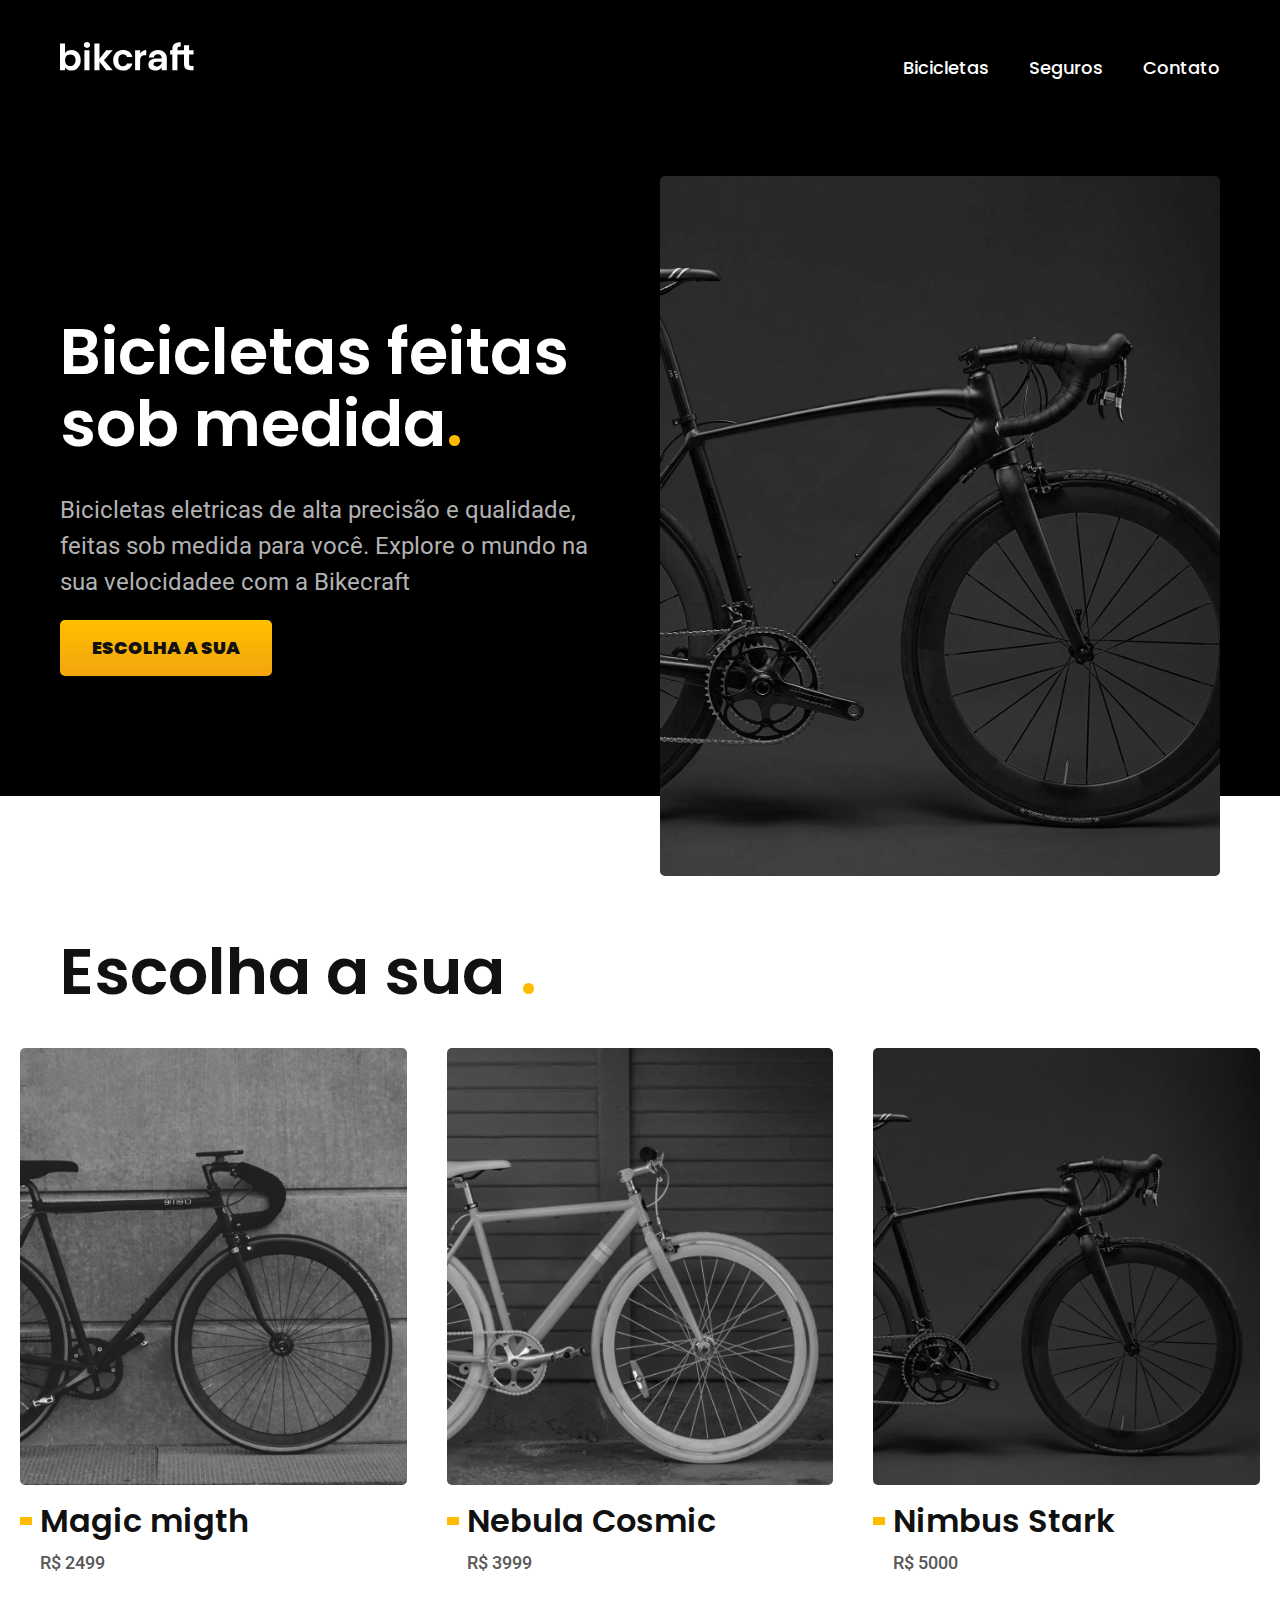
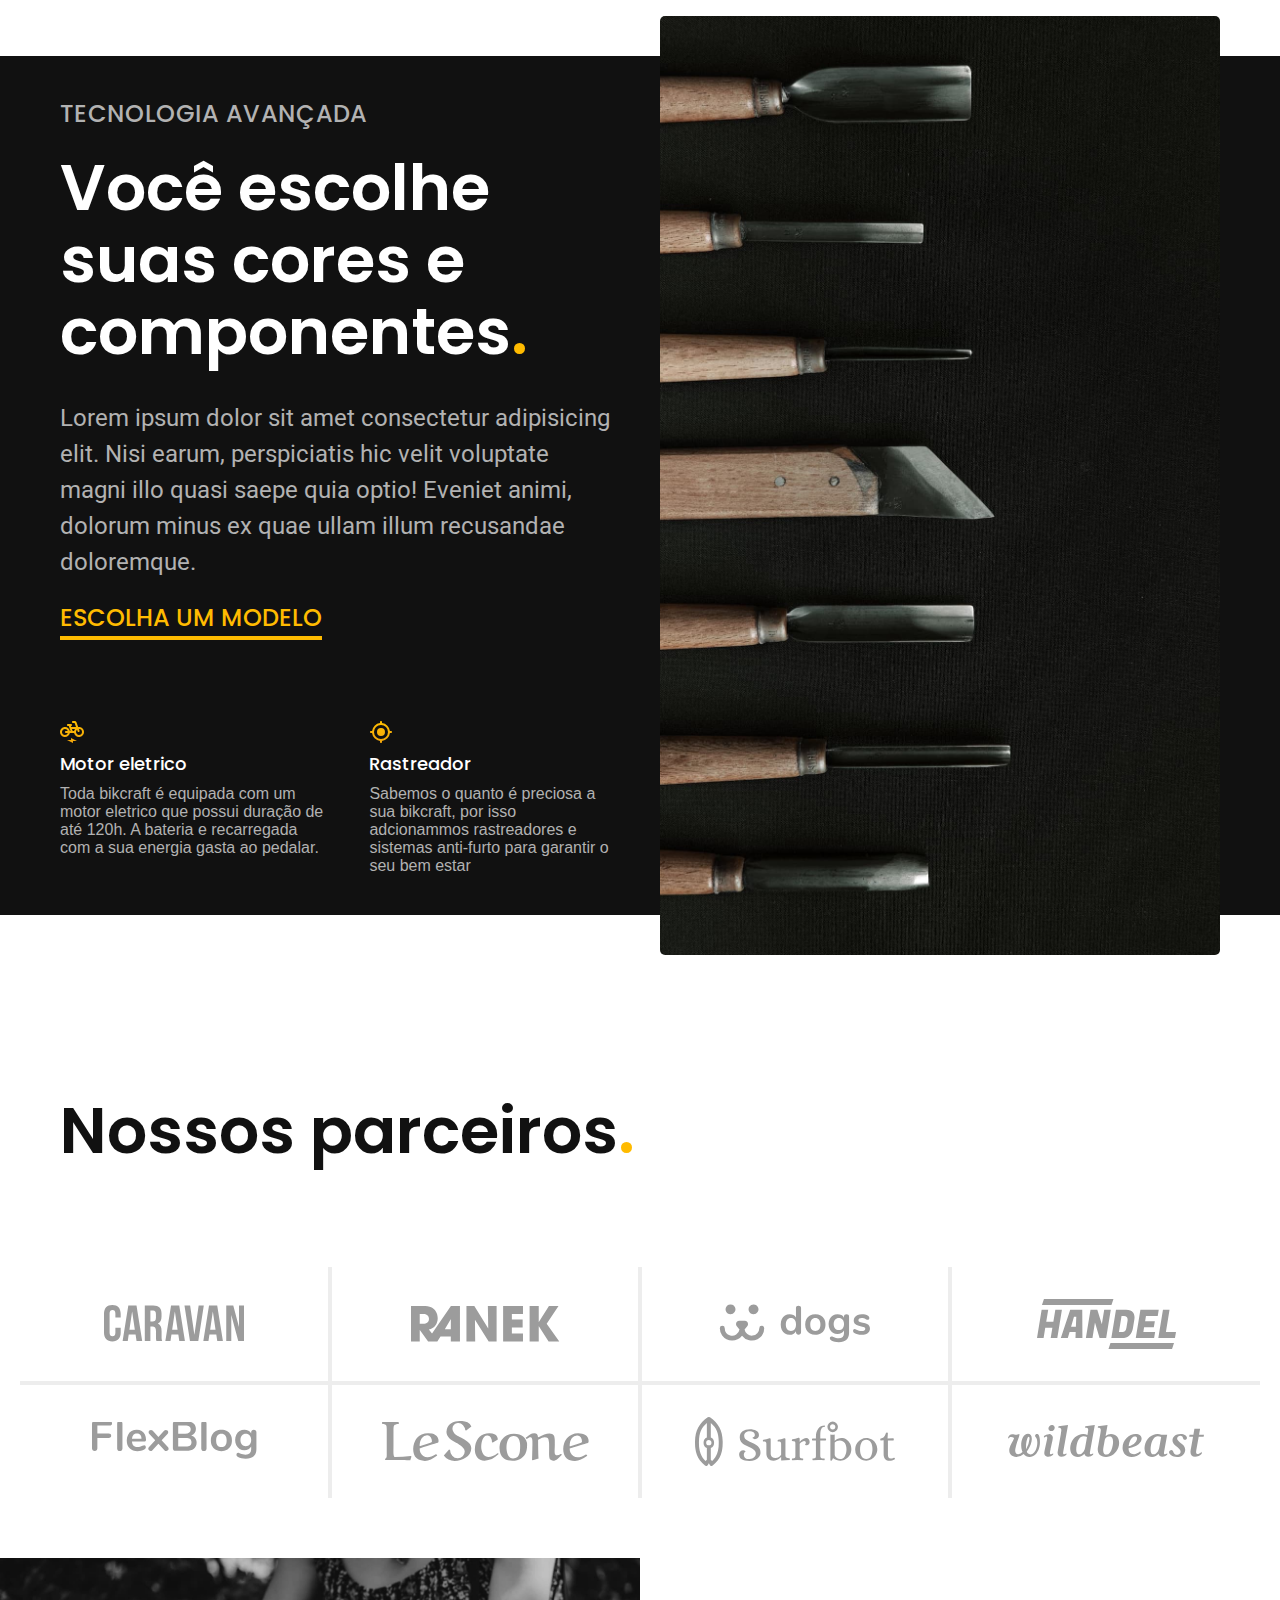
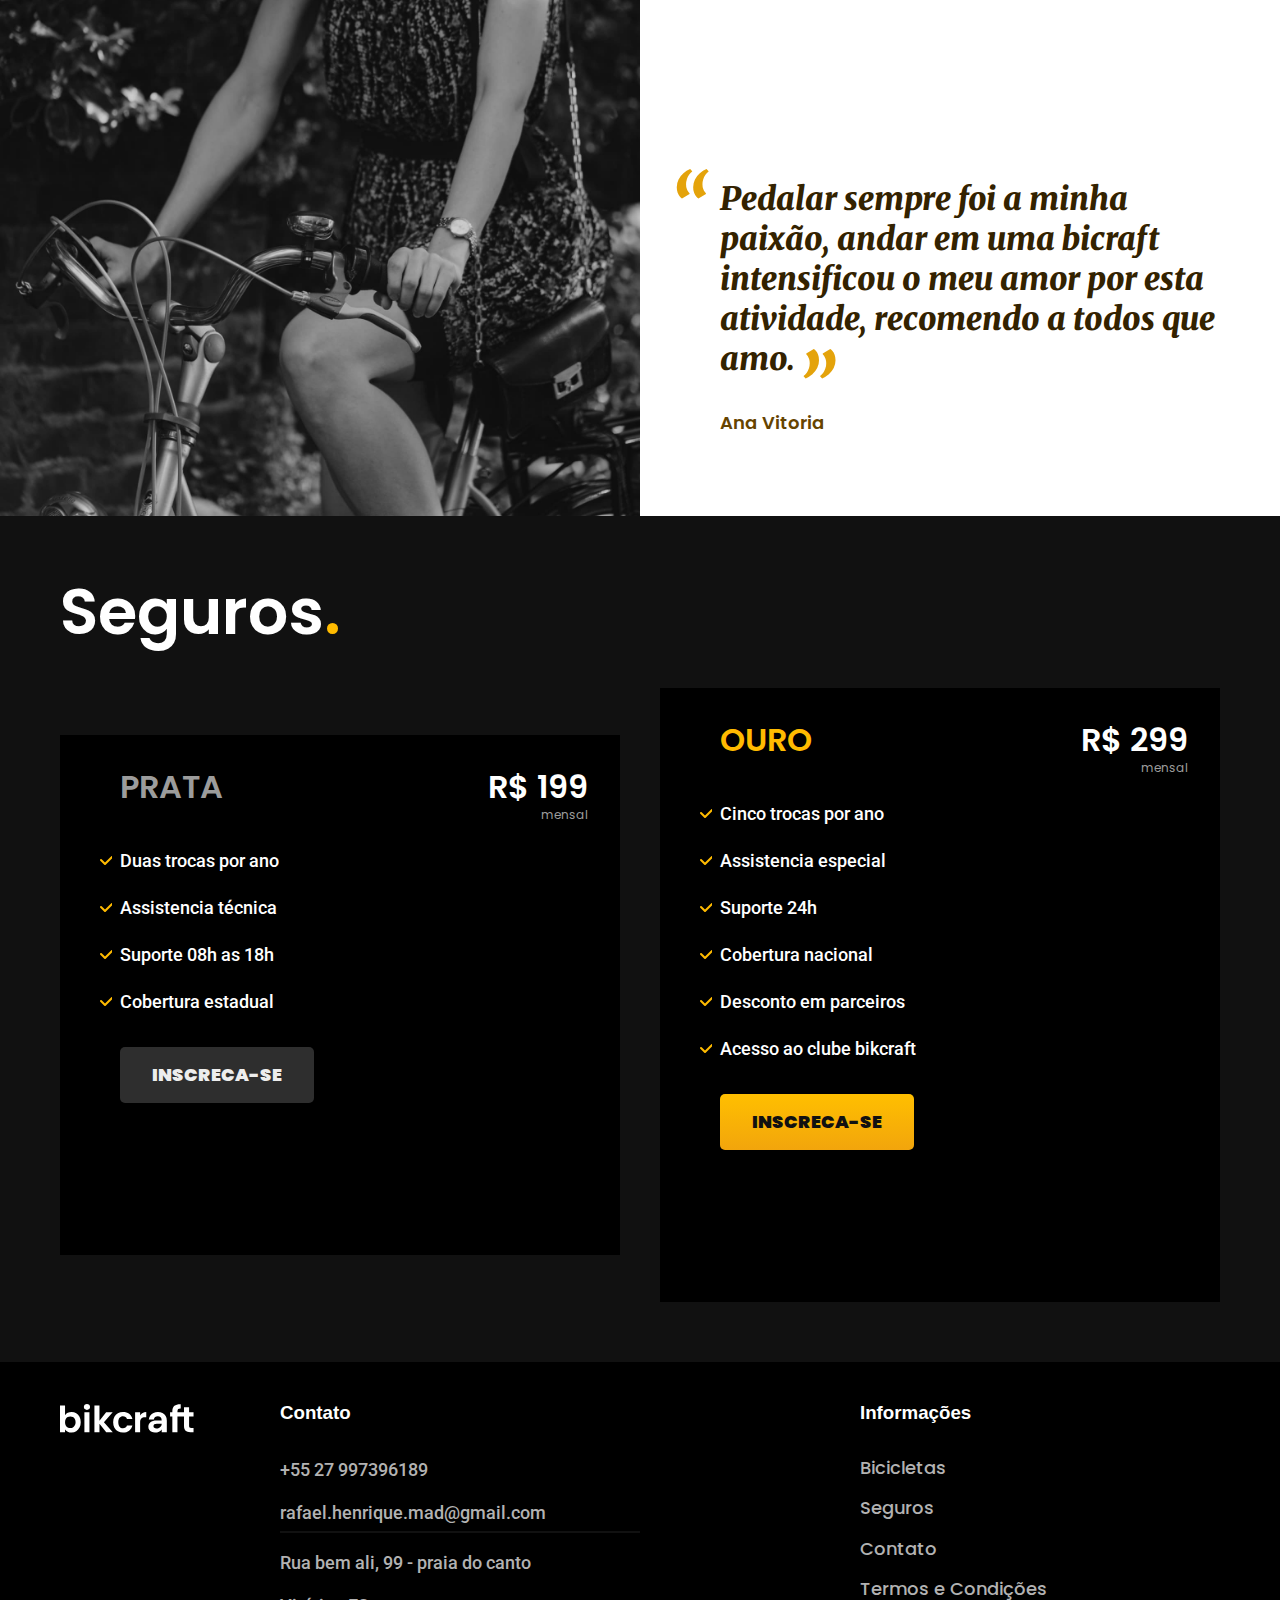
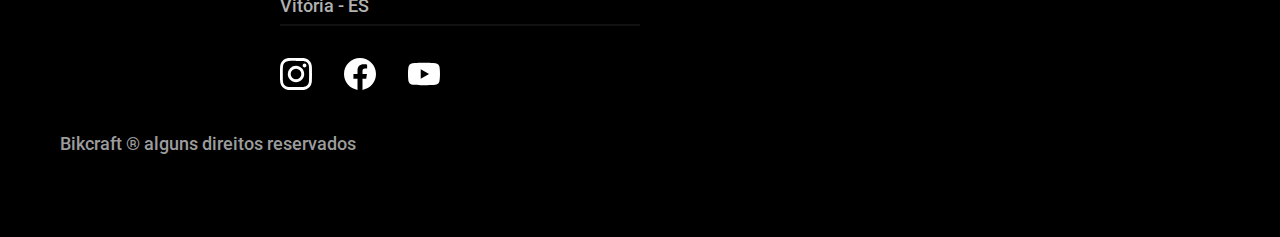
<file: index.html>
<!DOCTYPE html>
<html lang="pt-br">

<head>
  <meta charset="UTF-8">
  <meta http-equiv="X-UA-Compatible" content="IE=edge">
  <meta name="viewport" content="width=device-width, initial-scale=1.0">
  <meta name="description"
    content="Bicicletas elétricas de alta precisão e qualidade, feitas sob medida para o cliente. Explore o mundo na sua velocidade com a Bikcraft">
  <link rel="preload" href="./css/style.css" as="style">
  <link rel="stylesheet" href="./css/style.css">
  <link rel="preconnect" href="https://fonts.googleapis.com">
  <link rel="preconnect" href="https://fonts.gstatic.com" crossorigin>
  <link
    href="https://fonts.googleapis.com/css2?family=Merriweather:ital,wght@1,900&family=Poppins:wght@400;600&family=Roboto:wght@400;500&display=swap"
    rel="stylesheet">
  <title>Bikcraft</title>
</head>

<body>
  <header class="header-bg">
    <div class="header container">

      <a href="./">
        <img src="./img/bikcraft.svg" width="136" height="32" alt="bikecraft">
      </a>


      <nav aria-label="primaria">
        <ul class="header-menu font-1-m cor-0">
          <li><a href="./bicicletas.html">Bicicletas</a></li>
          <li><a href="./seguros.html">Seguros</a></li>
          <li><a href="./contato.html">Contato</a></li>
        </ul>
      </nav>

    </div>
  </header>

  <main class="introducao-bg">

    <div class="introducao container">
      <div class="introducao-conteudo">
        <h1 class="font-1-xxl cor-0">Bicicletas feitas sob medida<span class="cor-p1">.</span></h1>
        <p class="font-2-l cor-5">Bicicletas eletricas de alta precisão e qualidade, feitas sob medida para você.
          Explore o mundo na sua velocidadee com a Bikecraft</p>
        <a class="botao" href="./bicicletas.html">Escolha a sua</a>
      </div>
      <picture class="introducao-imagem">
        <source media="(max-width:800px)" srcset="./img/bicicletas/nimbus.jpg">
        <img src="./img/fotos/introducao.jpg" width="1280" height="1600" alt="bicicleta eletrica preta">
      </picture>
    </div>
  </main>

  <article class="bicicletas-lista">
    <h2 class="font-1-xxl container">Escolha a sua <span class="cor-p1">.</span></h2>
    <ul>
      <li>
        <a href="./bicicletas/magic.html"><img src="/img/bicicletas/magic-home.jpg" width="920" height="1040" alt="Bicicleta preta">
          <h3 class="font-1-xl">Magic migth</h3>
          <span class="font-2-m cor-8">R$ 2499</span>
        </a>
      </li>

      <li>
        <a href="./bicicletas/nebula.html"><img src="./img/bicicletas/nebula-home.jpg" width="920" height="1040" alt="Bicicleta Branca">
          <h3 class="font-1-xl">Nebula Cosmic</h3>
          <span class="font-2-m cor-8">R$ 3999</span>
        </a>
      </li>

      <li>
        <a href="./bicicletas/nimbus.html"><img src="./img/bicicletas/nimbus-home.jpg" width="920" height="1040" alt="Bicicleta preta">
          <h3 class="font-1-xl">Nimbus Stark</h3>
          <span class="font-2-m cor-8">R$ 5000</span>
        </a>
      </li>

    </ul>
  </article>

  <article class="tecnologia-bg">

    <div class="tecnologia container">
      <div class="tecnologia-conteudo">
        <span class="font-2-l-b cor-5">Tecnologia Avançada</span>
        <h2 class="font-1-xxl cor-0">Você escolhe suas cores e componentes<span class="cor-p1">.</span></h2>
        <p class="font-2-l cor-5">Lorem ipsum dolor sit amet consectetur adipisicing elit. Nisi earum, perspiciatis hic
          velit voluptate magni illo quasi saepe quia optio! Eveniet animi, dolorum minus ex quae ullam illum recusandae
          doloremque.</p>
        <a class="link" href="./bicicletas.html">Escolha um modelo</a>
        <div class="tecnologia-vantagens">
          <div>
            <img src="./img/icones/eletrica.svg" width="24" height="24" alt="">
            <h3 class="font-1-m cor-0">Motor eletrico</h3>
            <p class="font-2-s cor-5">Toda bikcraft é equipada com um motor eletrico que possui duração de até 120h. A
              bateria e recarregada com a sua energia gasta ao pedalar.</p>
          </div>
          <div>
            <img src="./img/icones/rastreador.svg" width="24" height="24" alt="">
            <h3 class="font-1-m cor-0">Rastreador</h3>
            <p class="font-2-s cor-5">Sabemos o quanto é preciosa a sua bikcraft, por isso adcionammos rastreadores e
              sistemas anti-furto para garantir o seu bem estar</p>
          </div>
        </div>
      </div>
      <div class="tecnologia-imagem">
        <img src="./img/fotos/tecnologia.jpg" width="24" height="24" alt="">
      </div>
    </div>
  </article>
  <section class="parceiros" aria-label="Nossos Parceiros">
    <h2 class="container font-1-xxl">Nossos parceiros<span class="cor-p1">.</span></s></h2>
    <ul>
      <li><img src="./img/parceiros/caravan.svg" width="140" height="38" alt="caravan"></li>
      <li><img src="./img/parceiros/ranek.svg" width="149" height="36" alt="ranek"></li>
      <li><img src="./img/parceiros/dogs.svg" width="152" height="39" alt="dogs"></li>
      <li><img src="./img/parceiros/handel.svg" width="139" height="50" alt="handel"></li>
      <li><img src="./img/parceiros/flexblog.svg" width="165" height="38" alt="felxblog"></li>
      <li><img src="./img/parceiros/lescone.svg" width="208" height="41" alt="lescone"></li>
      <li><img src="./img/parceiros/surfbot.svg" width="200" height="49" alt="surfbot"></li>
      <li><img src="./img/parceiros/wildbeast.svg" width="196" height="34" alt="wildbeast"></li>

    </ul>
  </section>
  <section class="depoimento" aria-label="Depoimento">
    <div>
      <img src="./img/fotos/depoimento.jpg" width="1560" height="1360" alt="Pessoa pedalando uma bicicleta bikecraft">
    </div>
    <div class="depoimento-conteudo">
      <blockquote class="font-1-xl cor-p5">
        <p>Pedalar sempre foi a minha paixão, andar em uma bicraft intensificou o meu amor por esta atividade, recomendo
          a todos que amo.</p>
      </blockquote>
      <span class="font-1-m-b cor-p4">Ana Vitoria</span>
    </div>
  </section>
  <article class="seguros-bg">
    <div class="seguros container">
      <h2 class="font-1-xxl cor-0">Seguros<span class="cor-p1">.</span></h2>
      <div class="seguros-item">
        <h3 class="font-1-xl cor-6">PRATA</h3>
        <span class="font-1-xl cor-0">R$ 199 <span class="font-1-xs cor-6">mensal</span></span>
        <ul class="font-2-m cor-0">
          <li>Duas trocas por ano</li>
          <li>Assistencia técnica</li>
          <li>Suporte 08h as 18h</li>
          <li>Cobertura estadual</li>
        </ul>
        <a class="botao secundario" href="./orcamento.html">Inscreca-se</a>
      </div>
      <div class="seguros-item">
        <h3 class="font-1-xl cor-p1">OURO</h3>
        <span class="font-1-xl cor-0">R$ 299 <span class="font-1-xs cor-6">mensal</span></span>
        <ul class="font-2-m cor-0">
          <li>Cinco trocas por ano</li>
          <li>Assistencia especial</li>
          <li>Suporte 24h</li>
          <li>Cobertura nacional</li>
          <li>Desconto em parceiros</li>
          <li>Acesso ao clube bikcraft</li>
        </ul>
        <a class="botao" href="./orcamento.html">Inscreca-se</a>
      </div>
    </div>
  </article>
  <footer class="footer-bg">
    <div class="footer container">
      <img src="./img/bikcraft.svg" width="136" height="32" alt="">
      <div class="footer-contato">
        <h3 class="font-2-1-b cor-0">Contato</h3>
        <ul class="font-2-m cor-5">
          <li><a href="tel:+5527997396189">+55 27 997396189</a></li>
          <li><a href="mailto:rafael.henrique.mad@gmail.com">rafael.henrique.mad@gmail.com</a></li>
          <li>Rua bem ali, 99 - praia do canto</li>
          <li>Vitória - ES</li>
        </ul>
        <div class="footer-redes">
          <a href="./"><img src="./img/redes/instagram.svg" width="32" height="32" alt=""></a>
          <a href="./"><img src="./img/redes/facebook.svg" width="32" height="32" alt=""></a>
          <a href="./"><img src="./img/redes/youtube.svg" width="32" height="32" alt=""></a>
        </div>
      </div>
      <div class="footer-informacoes">
        <h3 class="font-2-1-b cor-0">Informações</h3>
        <nav>
          <ul class="font-1-m cor-5">
            <li><a href="./bicicletas.html">Bicicletas</a></li>
            <li><a href="./seguros.html">Seguros</a></li>
            <li><a href="./contato.html">Contato</a></li>
            <li><a href="./termos.html">Termos e Condições</a></li>
          </ul>
        </nav>
      </div>
      <p class="font-2-m cor-6">Bikcraft ® alguns direitos reservados</p>
      </p>
    </div>
  </footer>
</body>

</html>
</file>
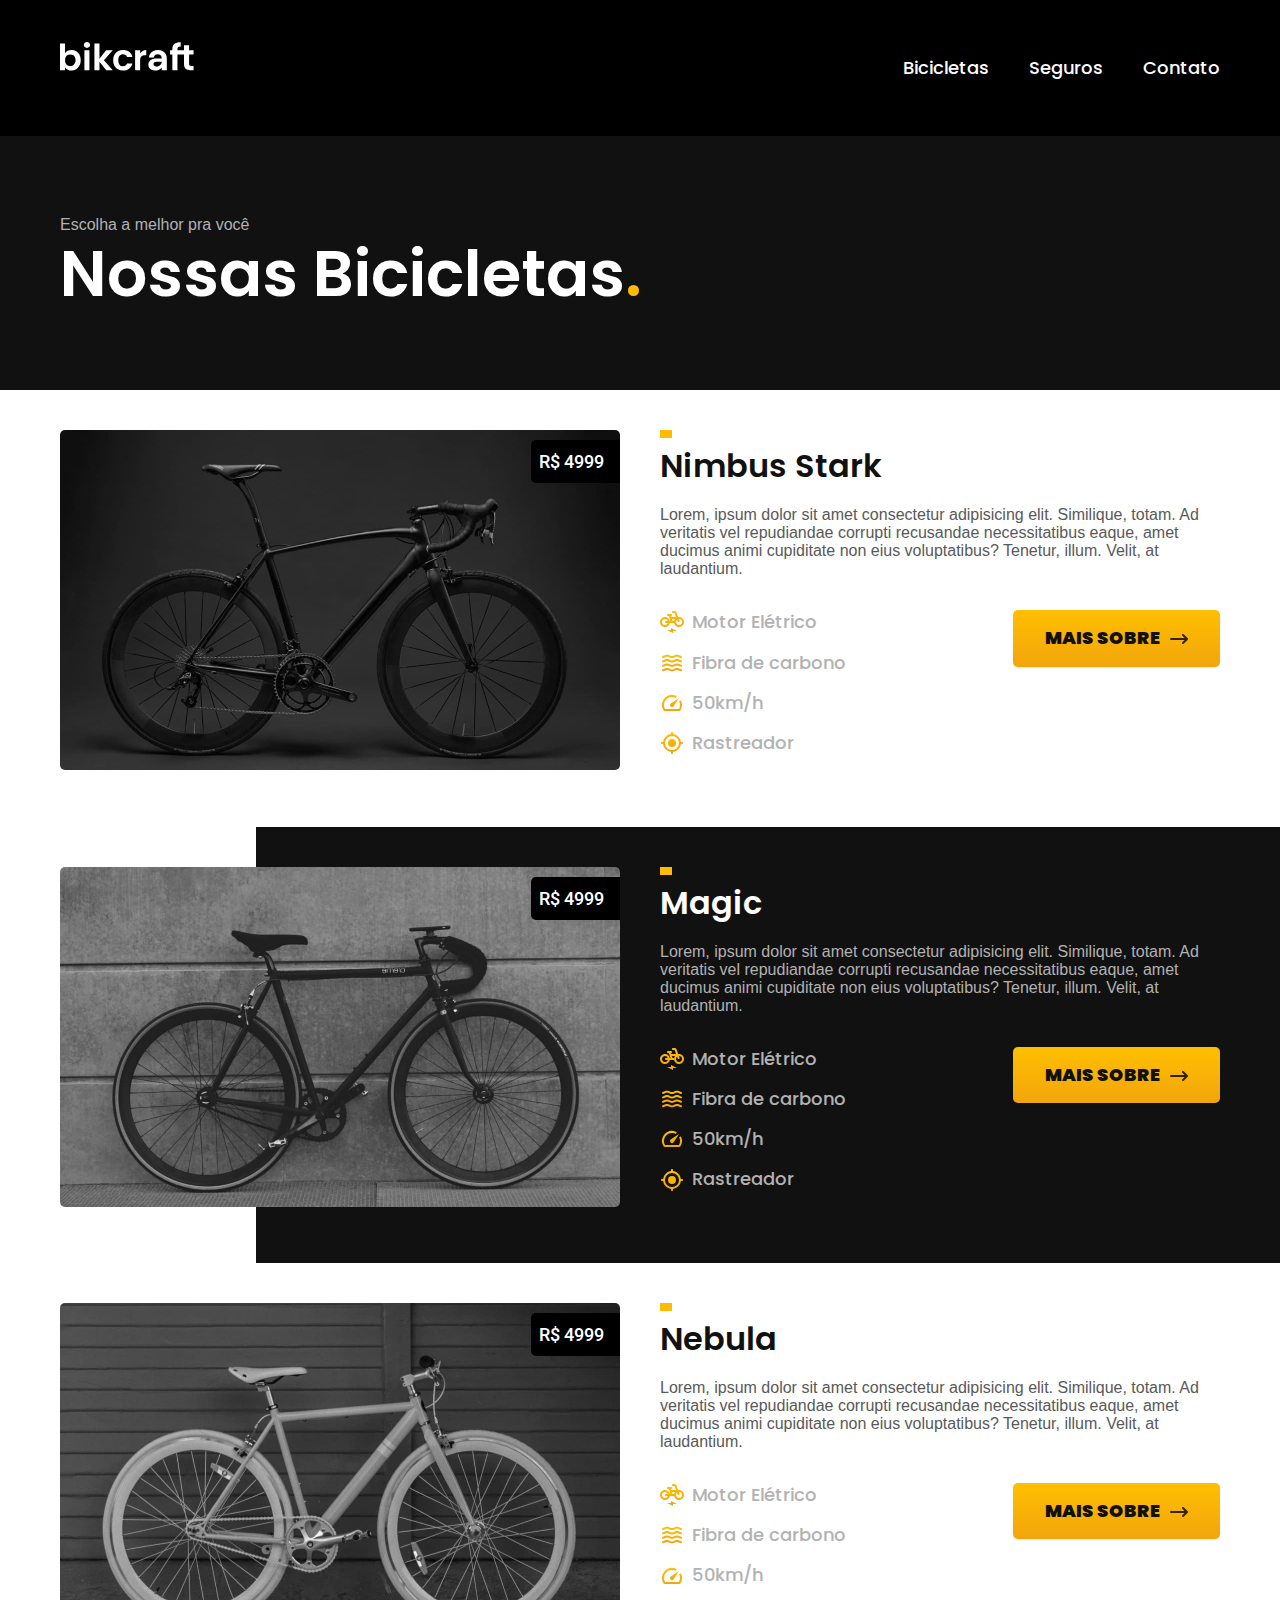
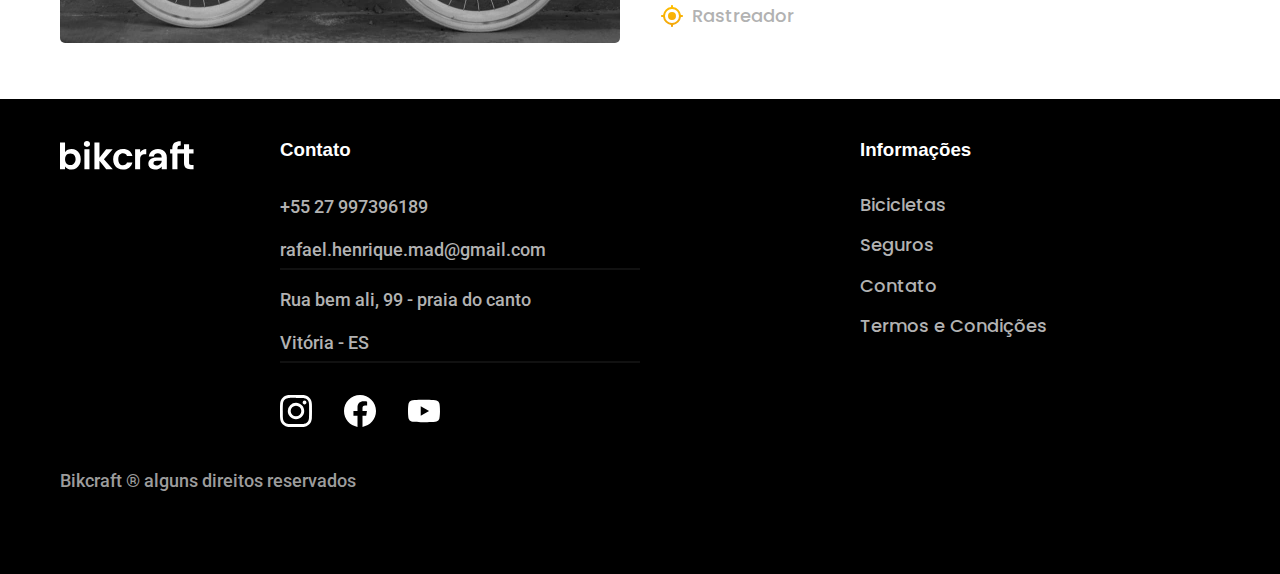
<file: bicicletas.html>
<!DOCTYPE html>
<html lang="pt-br">

<head>
  <meta charset="UTF-8">
  <meta http-equiv="X-UA-Compatible" content="IE=edge">
  <meta name="viewport" content="width=device-width, initial-scale=1.0">
  <link rel="preload" href="./css/style.css" as="style">
  <link rel="stylesheet" href="./css/style.css">
  <link rel="preconnect" href="https://fonts.googleapis.com">
  <link rel="preconnect" href="https://fonts.gstatic.com" crossorigin>
  <link
    href="https://fonts.googleapis.com/css2?family=Merriweather:ital,wght@1,900&family=Poppins:wght@400;600&family=Roboto:wght@400;500&display=swap"
    rel="stylesheet">
  <title>Bicicletas</title>
</head>

<body id="bicicletas">
  <header class="header-bg">
    <div class="header container">

      <a href="./">
        <img src="./img/bikcraft.svg" alt="bikecraft">
      </a>

      <nav aria-label="primaria">
        <ul class="header-menu font-1-m cor-0">
          <li><a href="./bicicletas.html">Bicicletas</a></li>
          <li><a href="./seguros.html">Seguros</a></li>
          <li><a href="./contato.html">Contato</a></li>
        </ul>
      </nav>
    </div>
  </header>

  <main>

    <div class="titulo-bg">
      <div class="titulo container">
        <p class="font-2-1-b cor-5">Escolha a melhor pra você</p>
        <h1 class="font-1-xxl cor-0">Nossas Bicicletas<span class="cor-p1">.</span></h1>
      </div>
    </div>

    <div class="bicicletas-bg">
      <div class="bicicletas container">
        <div class="bicicletas-imagem">
          <img src="./img/bicicletas/nimbus.jpg" alt="bicicleta preta">
          <span class="font-2-m cor-0 ">R$ 4999</span>
        </div>
        <div class="bicicletas-conteudo">
          <h2 class="font-1-xl">Nimbus Stark</h2>
          <p class="font-2-s cor-8">Lorem, ipsum dolor sit amet consectetur adipisicing elit. Similique, totam. Ad
            veritatis vel repudiandae corrupti recusandae necessitatibus eaque, amet ducimus animi cupiditate non eius
            voluptatibus? Tenetur, illum. Velit, at laudantium.
          </p>
          <ul class="font-1-m cor-5">
            <li>
              <img src="./img/icones/eletrica.svg" alt="">
              Motor Elétrico
            </li>
            <li>
              <img src="./img/icones/carbono.svg" alt="">
              Fibra de carbono
            </li>
            <li>
              <img src="./img/icones/velocidade.svg" alt="">
              50km/h
            </li>
            <li>
              <img src="./img/icones/rastreador.svg" alt="">
              Rastreador
            </li>
          </ul>
          <a class="botao seta" href="./bicicletas/nimbus">Mais sobre</a>
        </div>

      </div>
    </div>

    <div class="bicicletas-bg">
      <div class="bicicletas container">
        <div class="bicicletas-imagem">
          <img src="./img/bicicletas/magic.jpg" alt="bicicleta preta">
          <span class="font-2-m cor-0 ">R$ 4999</span>
        </div>
        <div class="bicicletas-conteudo">
          <h2 class="font-1-xl cor-0">Magic</h2>
          <p class="font-2-s cor-5">Lorem, ipsum dolor sit amet consectetur adipisicing elit. Similique, totam. Ad
            veritatis vel repudiandae corrupti recusandae necessitatibus eaque, amet ducimus animi cupiditate non eius
            voluptatibus? Tenetur, illum. Velit, at laudantium.
          </p>
          <ul class="font-1-m cor-5">
            <li>
              <img src="./img/icones/eletrica.svg" alt="">
              Motor Elétrico
            </li>
            <li>
              <img src="./img/icones/carbono.svg" alt="">
              Fibra de carbono
            </li>
            <li>
              <img src="./img/icones/velocidade.svg" alt="">
              50km/h
            </li>
            <li>
              <img src="./img/icones/rastreador.svg" alt="">
              Rastreador
            </li>
          </ul>
          <a class="botao seta" href="./bicicletas/magic">Mais sobre</a>
        </div>

      </div>
    </div>

    <div class="bicicletas-bg">
      <div class="bicicletas container">
        <div class="bicicletas-imagem">
          <img src="./img/bicicletas/nebula.jpg" alt="bicicleta preta">
          <span class="font-2-m cor-0 ">R$ 4999</span>
        </div>
        <div class="bicicletas-conteudo">
          <h2 class="font-1-xl">Nebula</h2>
          <p class="font-2-s cor-8">Lorem, ipsum dolor sit amet consectetur adipisicing elit. Similique, totam. Ad
            veritatis vel repudiandae corrupti recusandae necessitatibus eaque, amet ducimus animi cupiditate non eius
            voluptatibus? Tenetur, illum. Velit, at laudantium.
          </p>
          <ul class="font-1-m cor-5">
            <li>
              <img src="./img/icones/eletrica.svg" alt="">
              Motor Elétrico
            </li>
            <li>
              <img src="./img/icones/carbono.svg" alt="">
              Fibra de carbono
            </li>
            <li>
              <img src="./img/icones/velocidade.svg" alt="">
              50km/h
            </li>
            <li>
              <img src="./img/icones/rastreador.svg" alt="">
              Rastreador
            </li>
          </ul>
          <a class="botao seta" href="./bicicletas/nebula">Mais sobre</a>
        </div>

      </div>
    </div>

  </main>

  <footer class="footer-bg">
    <div class="footer container">
      <img src="./img/bikcraft.svg" alt="">
      <div class="footer-contato">
        <h3 class="font-2-1-b cor-0">Contato</h3>
        <ul class="font-2-m cor-5">
          <li><a href="tel:+5527997396189">+55 27 997396189</a></li>
          <li><a href="mailto:rafael.henrique.mad@gmail.com">rafael.henrique.mad@gmail.com</a></li>
          <li>Rua bem ali, 99 - praia do canto</li>
          <li>Vitória - ES</li>
        </ul>
        <div class="footer-redes">
          <a href="./"><img src="./img/redes/instagram.svg" alt=""></a>
          <a href="./"><img src="./img/redes/facebook.svg" alt=""></a>
          <a href="./"><img src="./img/redes/youtube.svg" alt=""></a>
        </div>
      </div>
      <div class="footer-informacoes">
        <h3 class="font-2-1-b cor-0">Informações</h3>
        <nav>
          <ul class="font-1-m cor-5">
            <li><a href="./bicicletas.html">Bicicletas</a></li>
            <li><a href="./seguros.html">Seguros</a></li>
            <li><a href="./contato.html">Contato</a></li>
            <li><a href="./termos.html">Termos e Condições</a></li>
          </ul>
        </nav>
      </div>
      <p class="font-2-m cor-6">Bikcraft ® alguns direitos reservados</p>
      </p>
    </div>
  </footer>
</file>
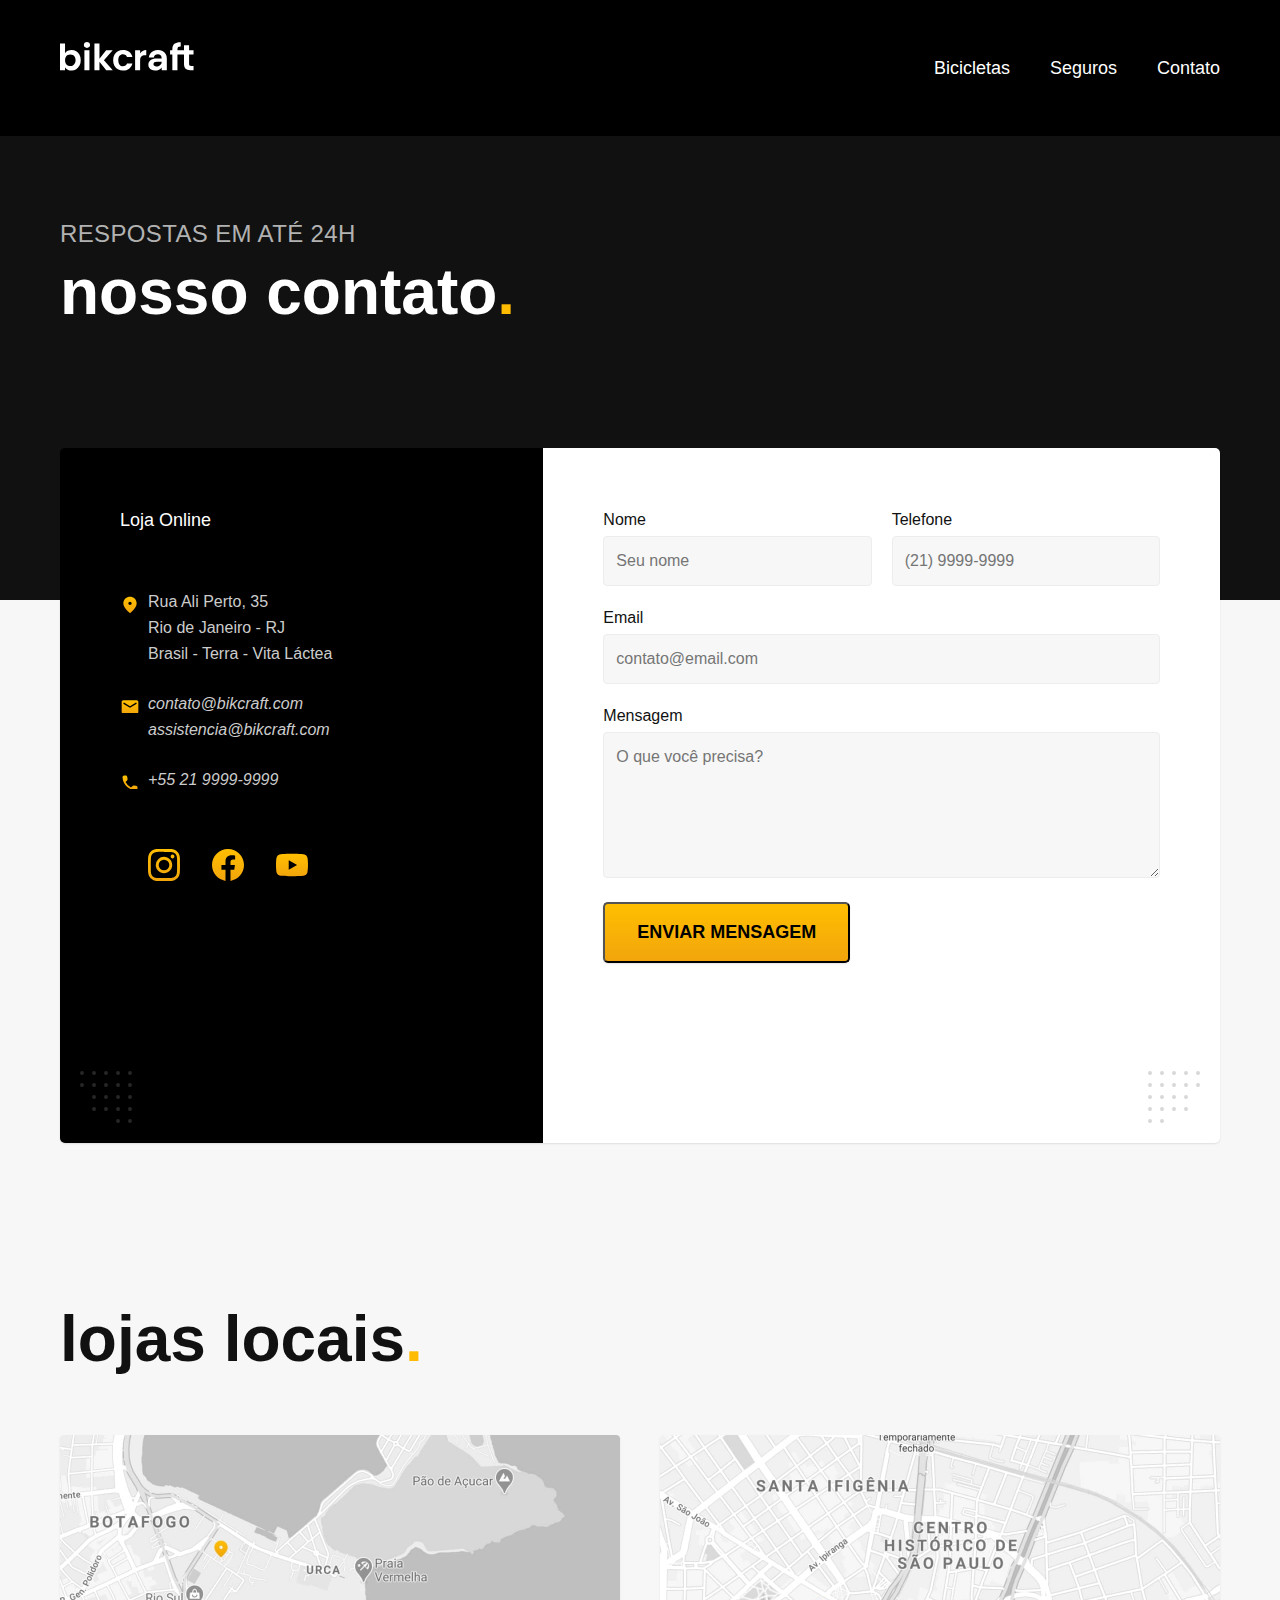
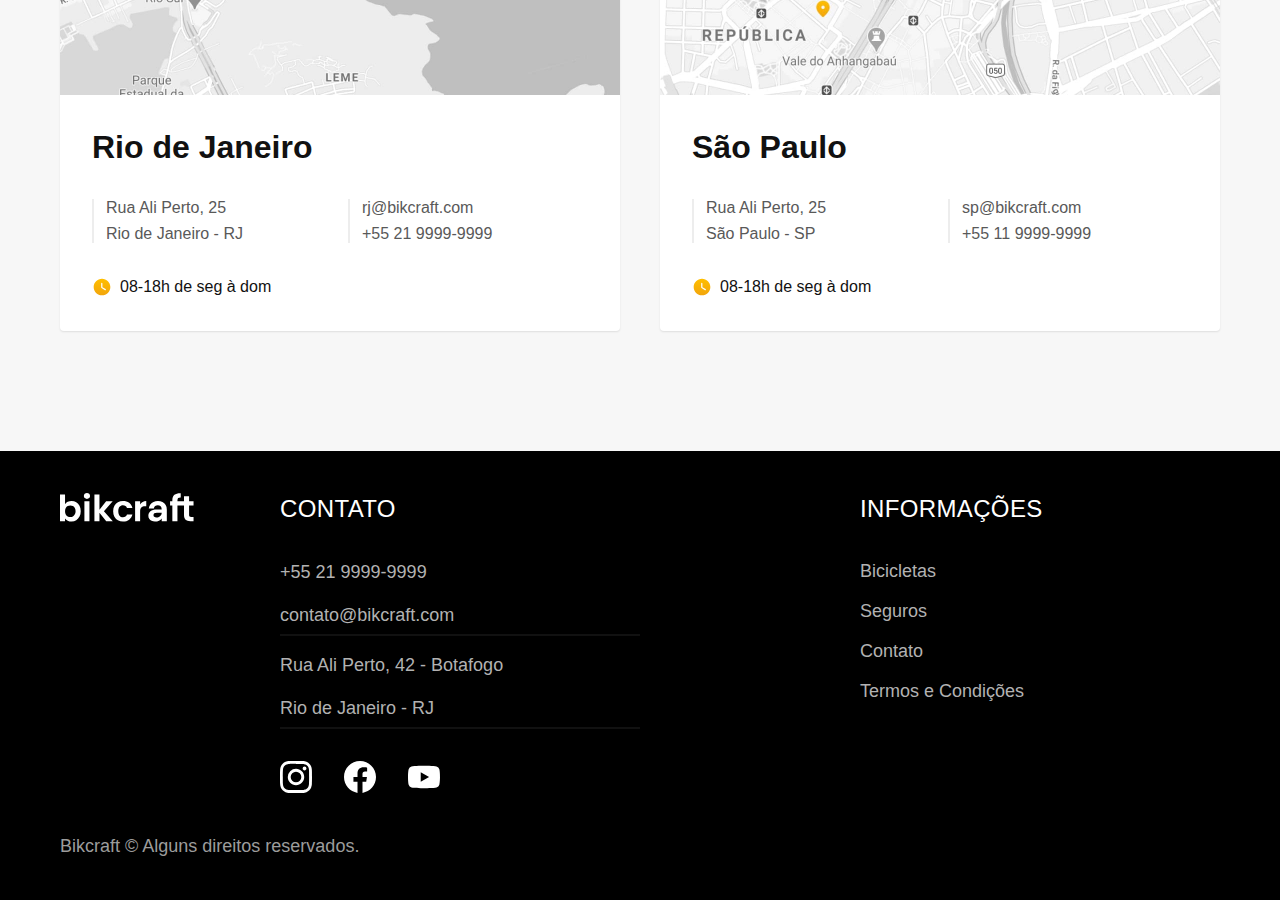
<file: contato.html>
<!DOCTYPE html>
<html lang="pt-br">

<head>
  <meta charset="UTF-8">
  <meta name="viewport" content="width=device-width, initial-scale=1.0">

  <title>Contato | Bikcraft</title>
  <meta name="description" content="Contato.">

  <link rel="preload" href="./css/style.css" as="style">
  <link rel="stylesheet" href="./css/style.css">
</head>

<body id="contato">
  <header class="header-bg">
    <div class="header container">
      <a href="./">
        <img src="./img/bikcraft.svg" alt="Bikcraft">
      </a>

      <nav aria-label="primaria">
        <ul class="header-menu font-1-m cor-0">
          <li><a href="./bicicletas.html">Bicicletas</a></li>
          <li><a href="./seguros.html">Seguros</a></li>
          <li><a href="./contato.html">Contato</a></li>
        </ul>
      </nav>
    </div>
  </header>

  <main>
    <div class="titulo-bg">
      <div class="titulo container">
        <p class="font-2-l-b cor-5">Respostas em até 24h</p>
        <h1 class="font-1-xxl cor-0">nosso contato<span class="cor-p1">.</span></h1>
      </div>
    </div>

    <div class="contato container">
      <section class="contato-dados" aria-label="Endereço">
        <h2 class="font-1-m cor-0">Loja Online</h2>
        <div class="contato-endereco font-2-s cor-4">
          <p>Rua Ali Perto, 35</p>
          <p>Rio de Janeiro - RJ</p>
          <p>Brasil - Terra - Vita Láctea</p>
        </div>
        <address class="contato-meios font-2-s cor-4">
          <a href="mailto:contato@bikcraft.com">contato@bikcraft.com</a>
          <a href="mailto:assistencia@bikcraft.com">assistencia@bikcraft.com</a>
          <a href="tel:+552199999999">+55 21 9999-9999</a>
        </address>
        <div class="contato-redes">
          <a href="./">
            <img src="./img/redes/instagram-p.svg" alt="Instagram">
          </a>
          <a href="./">
            <img src="./img/redes/facebook-p.svg" alt="Facebook">
          </a>
          <a href="./">
            <img src="./img/redes/youtube-p.svg" alt="Youtube">
          </a>
        </div>
      </section>
      <section class="contato-formulario" aria-label="Formulário">
        <form class="form" action="./contato.html">
          <div>
            <label for="nome">Nome</label>
            <input type="text" id="nome" name="nome" placeholder="Seu nome">
          </div>
          <div>
            <label for="telefone">Telefone</label>
            <input type="text" id="telefone" name="telefone" placeholder="(21) 9999-9999">
          </div>
          <div class="col-2">
            <label for="email">Email</label>
            <input type="email" id="email" name="email" placeholder="contato@email.com">
          </div>
          <div class="col-2">
            <label for="mensagem">Mensagem</label>
            <textarea rows="5" id="mensagem" name="mensagem" placeholder="O que você precisa?"></textarea>
          </div>
          <button class="botao col-2">Enviar Mensagem</button>
        </form>
      </section>
    </div>
  </main>

  <article class="lojas container">
    <h2 class="font-1-xxl">lojas locais<span class="cor-p1">.</span></h2>
    <div class="lojas-item">
      <img src="./img/lojas/rj.jpg" alt="mapa marcando o endereço em Rua Ali Perto, 25 - Rio de Janeiro - RJ">
      <div class="lojas-conteudo">
        <h3 class="font-1-xl">Rio de Janeiro</h3>
        <div class="lojas-dados font-2-s cor-8">
          <p>Rua Ali Perto, 25</p>
          <p>Rio de Janeiro - RJ</p>
        </div>
        <div class="lojas-dados font-2-s cor-8">
          <a href="mailto:rj@bikcraft.com">rj@bikcraft.com</a>
          <a href="tel:+552199999999">+55 21 9999-9999</a>
        </div>
        <p class="lojas-tempo font-1-s"><img src="./img/icones/horario.svg" alt="">08-18h de seg à dom</p>
      </div>
    </div>

    <div class="lojas-item">
      <img src="./img/lojas/sp.jpg" alt="mapa marcando o endereço em Rua Ali Perto, 25 - São Paulo - SP">
      <div class="lojas-conteudo">
        <h3 class="font-1-xl">São Paulo</h3>
        <div class="lojas-dados font-2-s cor-8">
          <p>Rua Ali Perto, 25</p>
          <p>São Paulo - SP</p>
        </div>
        <div class="lojas-dados font-2-s cor-8">
          <a href="mailto:sp@bikcraft.com">sp@bikcraft.com</a>
          <a href="tel:+551199999999">+55 11 9999-9999</a>
        </div>
        <p class="lojas-tempo font-1-s"><img src="./img/icones/horario.svg" alt="">08-18h de seg à dom</p>
      </div>
    </div>
  </article>

  <footer class="footer-bg">
    <div class="footer container">
      <img src="./img/bikcraft.svg" alt="Bikcraft">
      <div class="footer-contato">
        <h3 class="font-2-l-b cor-0">Contato</h3>
        <ul class="font-2-m cor-5">
          <li><a href="tel:+552199999999">+55 21 9999-9999</a></li>
          <li><a href="mailto:contato@bikcraft.com">contato@bikcraft.com</a></li>
          <li>Rua Ali Perto, 42 - Botafogo</li>
          <li>Rio de Janeiro - RJ</li>
        </ul>
        <div class="footer-redes">
          <a href="./">
            <img src="./img/redes/instagram.svg" alt="Instagram">
          </a>
          <a href="./">
            <img src="./img/redes/facebook.svg" alt="Facebook">
          </a>
          <a href="./">
            <img src="./img/redes/youtube.svg" alt="Youtube">
          </a>
        </div>
      </div>
      <div class="footer-informacoes">
        <h3 class="font-2-l-b cor-0">Informações</h3>
        <nav>
          <ul class="font-1-m cor-5">
            <li><a href="./bicicletas.html">Bicicletas</a></li>
            <li><a href="./seguros.html">Seguros</a></li>
            <li><a href="./contato.html">Contato</a></li>
            <li><a href="./termos.html">Termos e Condições</a></li>
          </ul>
        </nav>
      </div>
      <p class="footer-copy font-2-m cor-6">Bikcraft © Alguns direitos reservados.</p>
    </div>
  </footer>
</body>

</html>
</file>
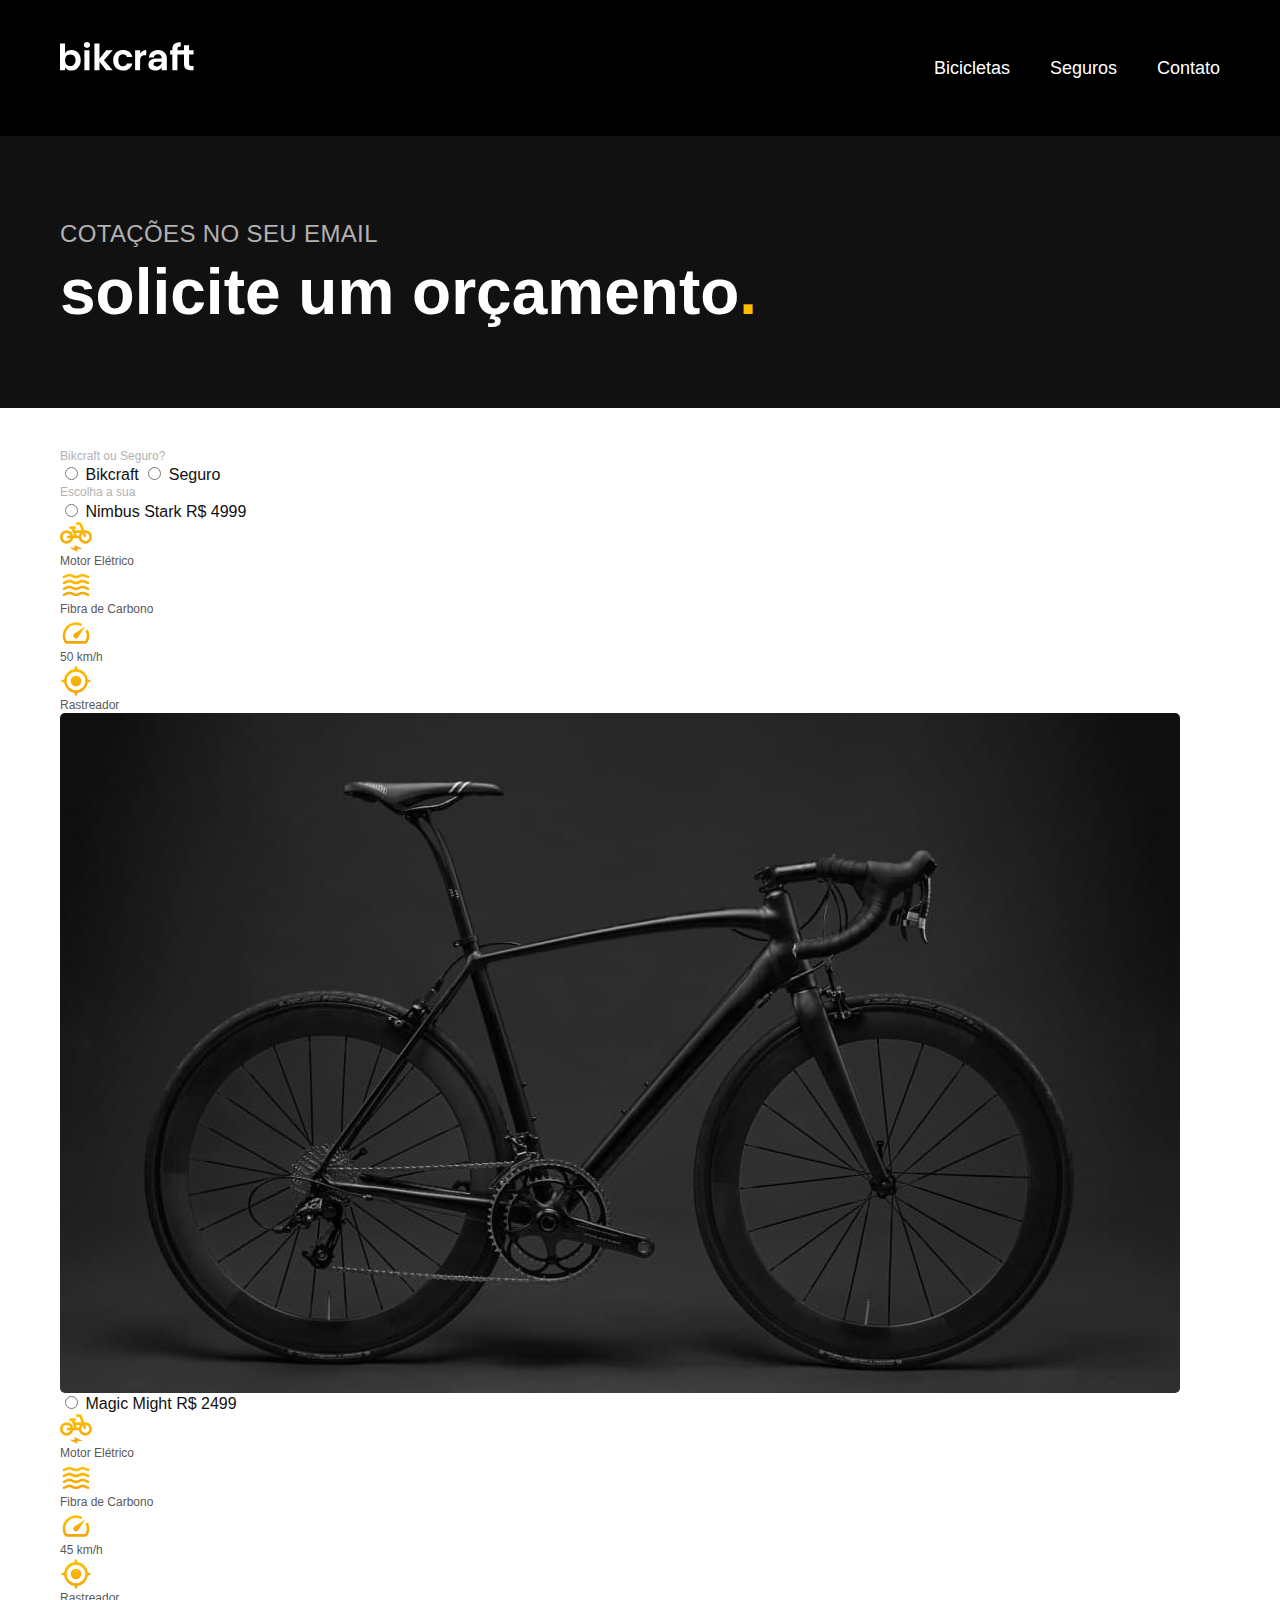
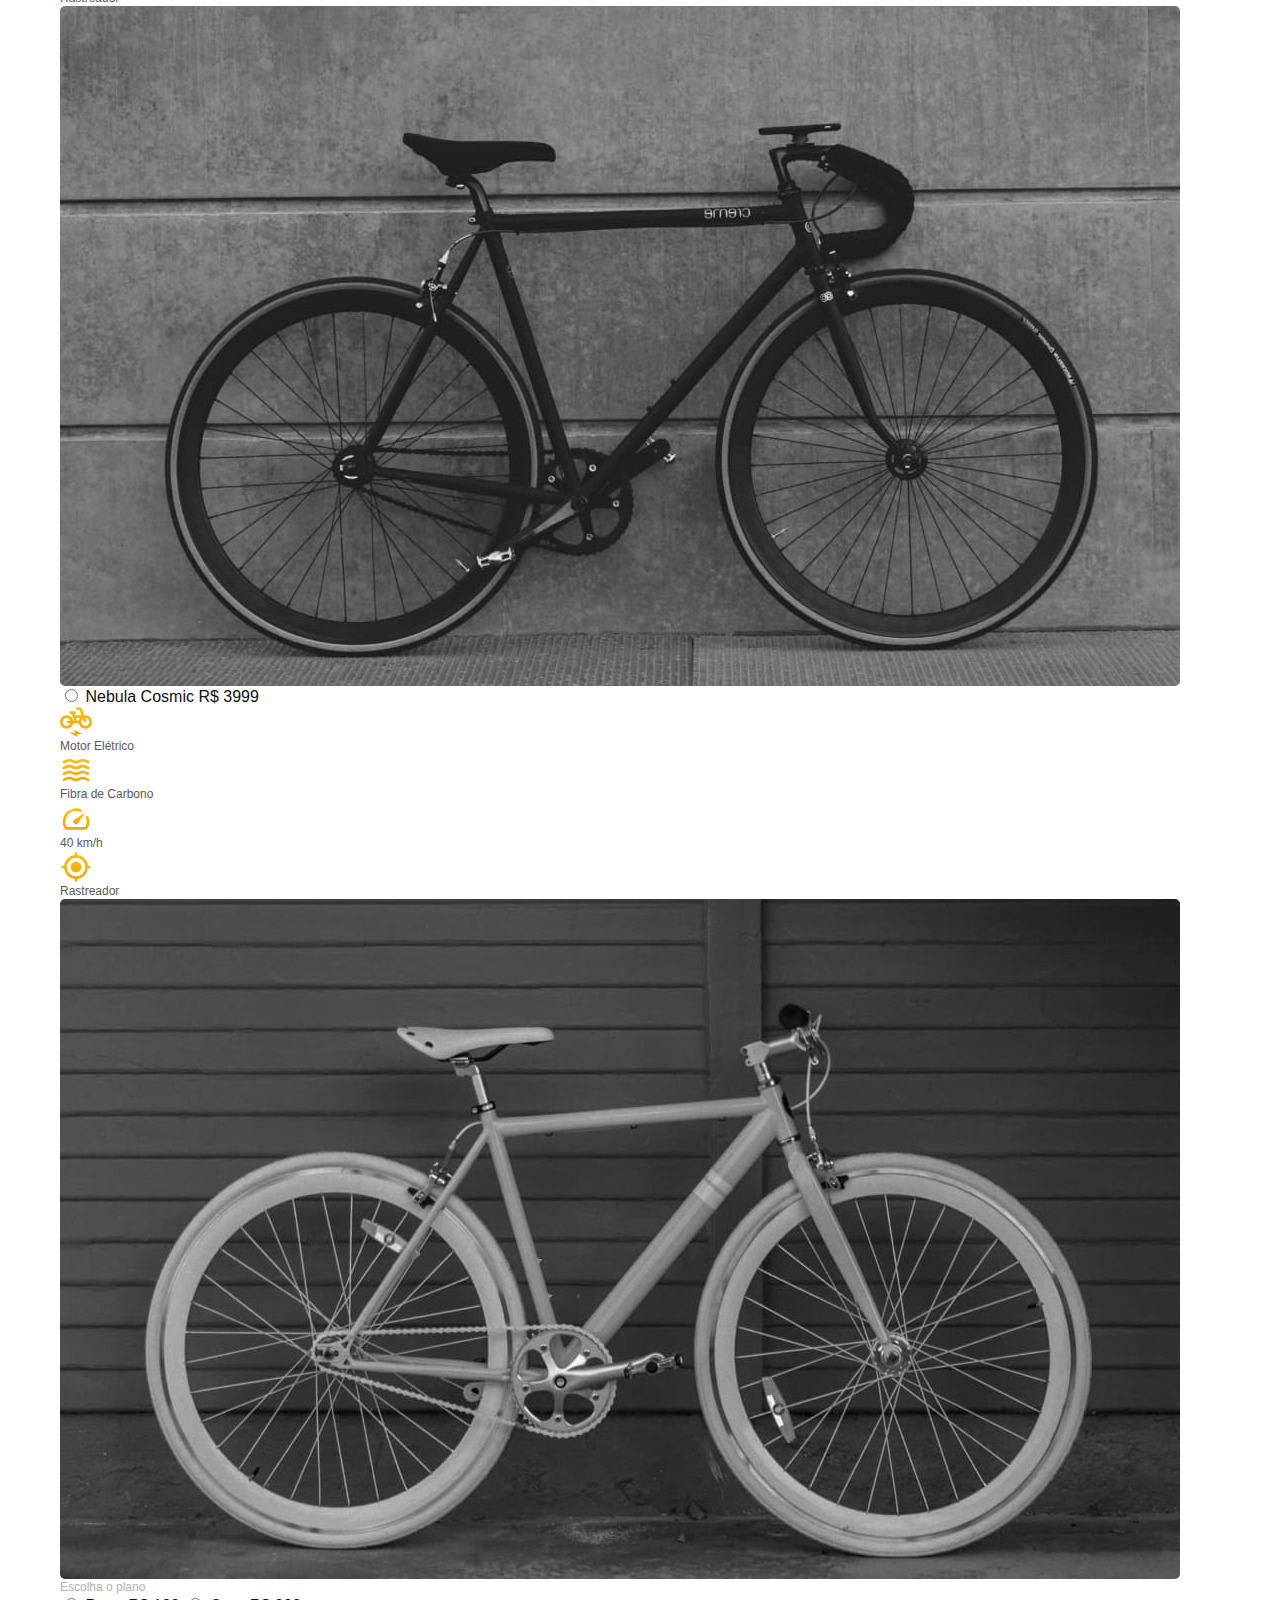
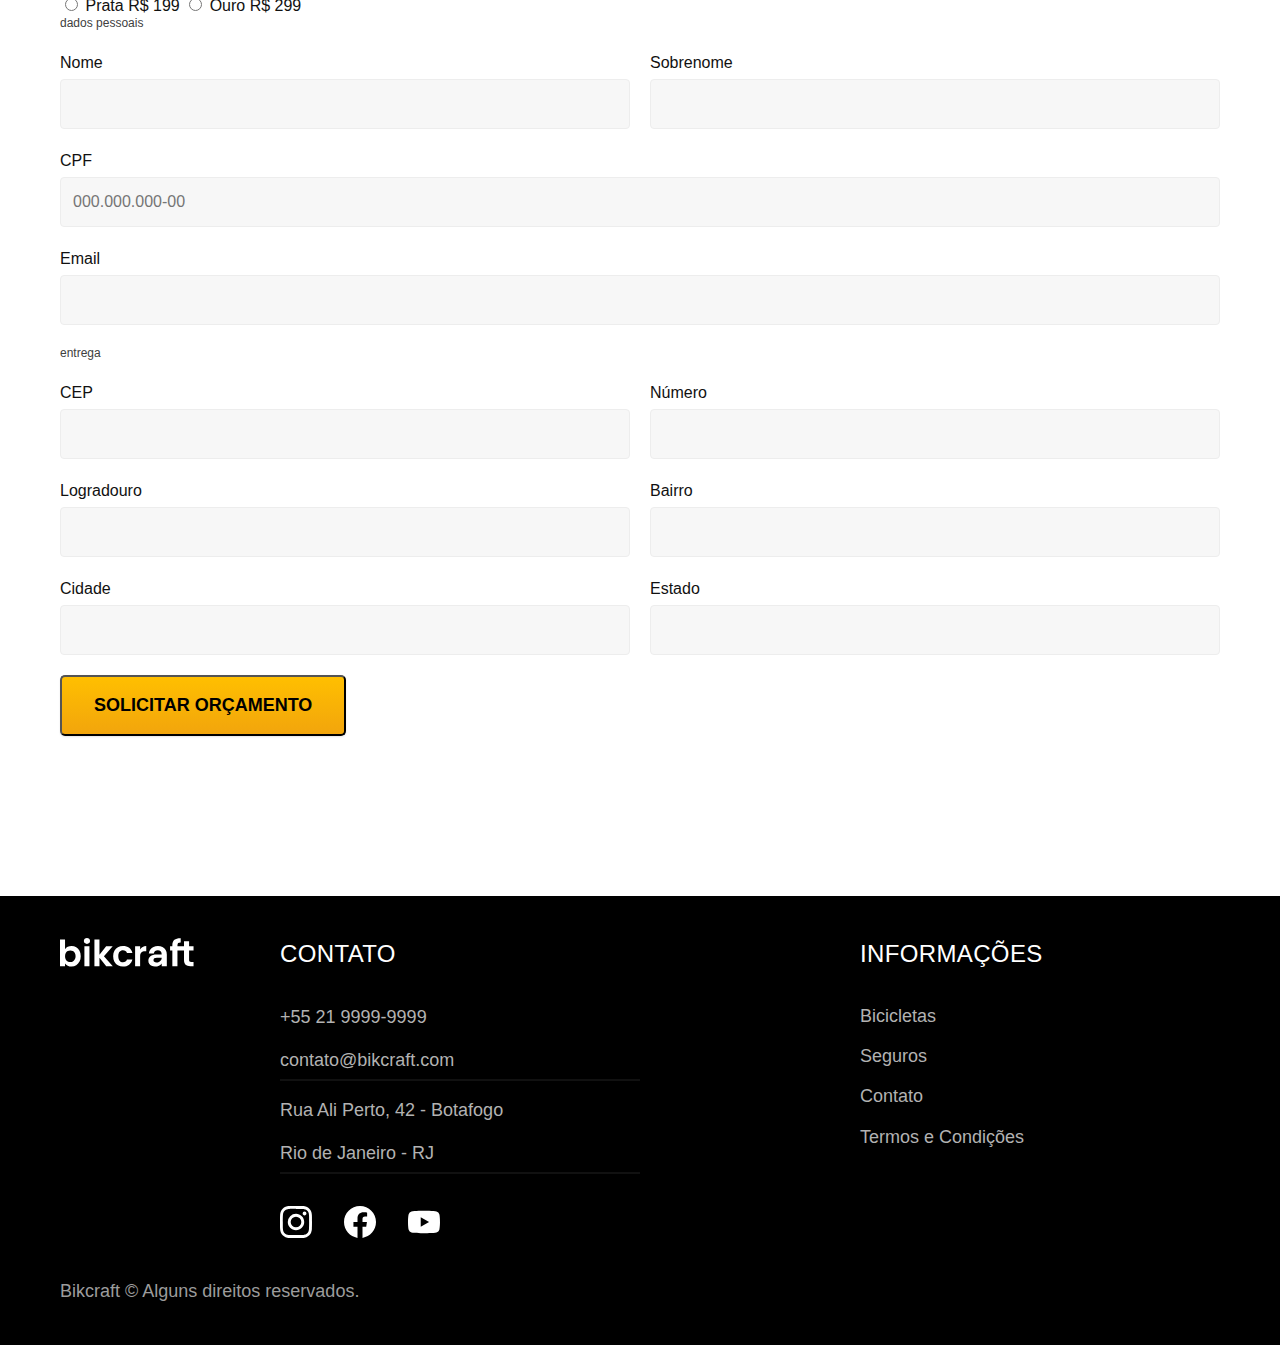
<file: orcamento.html>
<!DOCTYPE html>
<html lang="pt-br">

<head>
  <meta charset="UTF-8">
  <meta name="viewport" content="width=device-width, initial-scale=1.0">

  <title>Orçamento | Bikcraft</title>
  <meta name="description" content="Orçamento.">

  <link rel="preload" href="./css/style.css" as="style">
  <link rel="stylesheet" href="./css/style.css">
</head>

<body id="orcamento">
  <header class="header-bg">
    <div class="header container">
      <a href="./">
        <img src="./img/bikcraft.svg" alt="Bikcraft">
      </a>

      <nav aria-label="primaria">
        <ul class="header-menu font-1-m cor-0">
          <li><a href="./bicicletas.html">Bicicletas</a></li>
          <li><a href="./seguros.html">Seguros</a></li>
          <li><a href="./contato.html">Contato</a></li>
        </ul>
      </nav>
    </div>
  </header>

  <main>
    <div class="titulo-bg">
      <div class="titulo container">
        <p class="font-2-l-b cor-5">Cotações no seu email</p>
        <h1 class="font-1-xxl cor-0">solicite um orçamento<span class="cor-p1">.</span></h1>
      </div>
    </div>

    <form class="orcamento container" action="./orcamento.html">
      <div class="orcamento-produto">
        <h2 class="font-1-xs cor-5">Bikcraft ou Seguro?</h2>

        <input type="radio" name="tipo" value="bikcraft" id="bikcraft">
        <label for="bikcraft">Bikcraft</label>

        <input type="radio" name="tipo" value="seguro" id="seguro">
        <label for="seguro">Seguro</label>

        <div class="orcamento-conteudo" id="orcamento-bikcraft">
          <h2 class="font-1-xs cor-5">Escolha a sua</h2>

          <input type="radio" name="produto" value="nimbus" id="nimbus">
          <label for="nimbus">Nimbus Stark <span>R$ 4999</span></label>
          <div class="orcamento-detalhes">
            <ul class="font-1-xs cor-8">
              <li><img src="./img/icones/eletrica.svg" alt=""> Motor Elétrico</li>
              <li><img src="./img/icones/carbono.svg" alt=""> Fibra de Carbono</li>
              <li><img src="./img/icones/velocidade.svg" alt=""> 50 km/h</li>
              <li><img src="./img/icones/rastreador.svg" alt=""> Rastreador</li>
            </ul>
            <img src="./img/bicicletas/nimbus.jpg" alt="Bicicleta preta">
          </div>

          <input type="radio" name="produto" value="magic" id="magic">
          <label for="magic">Magic Might <span>R$ 2499</span></label>
          <div class="orcamento-detalhes">
            <ul class="font-1-xs cor-8">
              <li><img src="./img/icones/eletrica.svg" alt=""> Motor Elétrico</li>
              <li><img src="./img/icones/carbono.svg" alt=""> Fibra de Carbono</li>
              <li><img src="./img/icones/velocidade.svg" alt=""> 45 km/h</li>
              <li><img src="./img/icones/rastreador.svg" alt=""> Rastreador</li>
            </ul>
            <img src="./img/bicicletas/magic.jpg" alt="Bicicleta preta">
          </div>

          <input type="radio" name="produto" value="nebula" id="nebula">
          <label for="nebula">Nebula Cosmic <span>R$ 3999</span></label>
          <div class="orcamento-detalhes">
            <ul class="font-1-xs cor-8">
              <li><img src="./img/icones/eletrica.svg" alt=""> Motor Elétrico</li>
              <li><img src="./img/icones/carbono.svg" alt=""> Fibra de Carbono</li>
              <li><img src="./img/icones/velocidade.svg" alt=""> 40 km/h</li>
              <li><img src="./img/icones/rastreador.svg" alt=""> Rastreador</li>
            </ul>
            <img src="./img/bicicletas/nebula.jpg" alt="Bicicleta branca">
          </div>

        </div>

        <div class="orcamento-conteudo" id="orcamento-seguro">
          <h2 class="font-1-xs cor-5">Escolha o plano</h2>

          <input type="radio" name="produto" value="prata" id="prata">
          <label for="prata">Prata <span>R$ 199</span></label>

          <input type="radio" name="produto" value="ouro" id="ouro">
          <label for="ouro">Ouro <span>R$ 299</span></label>
        </div>
      </div>
      <div class="orcamento-dados form">
        <h2 class="font-1-xs cor-9 col-2">dados pessoais</h2>
        <div>
          <label for="nome">Nome</label>
          <input type="text" id="nome" name="nome">
        </div>
        <div>
          <label for="sobrenome">Sobrenome</label>
          <input type="text" id="sobrenome" name="sobrenome">
        </div>
        <div class="col-2">
          <label for="cpf">CPF</label>
          <input type="text" id="cpf" name="cpf" placeholder="000.000.000-00">
        </div>
        <div class="col-2">
          <label for="email">Email</label>
          <input type="email" id="email" name="email">
        </div>
        <h2 class="font-1-xs cor-9 col-2">entrega</h2>
        <div>
          <label for="cep">CEP</label>
          <input type="text" id="cep" name="cep">
        </div>
        <div>
          <label for="numero">Número</label>
          <input type="text" id="numero" name="numero">
        </div>
        <div>
          <label for="logradouro">Logradouro</label>
          <input type="text" id="logradouro" name="logradouro">
        </div>
        <div>
          <label for="bairro">Bairro</label>
          <input type="text" id="bairro" name="bairro">
        </div>
        <div>
          <label for="cidade">Cidade</label>
          <input type="text" id="cidade" name="cidade">
        </div>
        <div>
          <label for="estado">Estado</label>
          <input type="text" id="estado" name="estado">
        </div>
        <button class="botao col-2">Solicitar Orçamento</button>
      </div>
    </form>
  </main>

  <footer class="footer-bg">
    <div class="footer container">
      <img src="./img/bikcraft.svg" alt="Bikcraft">
      <div class="footer-contato">
        <h3 class="font-2-l-b cor-0">Contato</h3>
        <ul class="font-2-m cor-5">
          <li><a href="tel:+552199999999">+55 21 9999-9999</a></li>
          <li><a href="mailto:contato@bikcraft.com">contato@bikcraft.com</a></li>
          <li>Rua Ali Perto, 42 - Botafogo</li>
          <li>Rio de Janeiro - RJ</li>
        </ul>
        <div class="footer-redes">
          <a href="./">
            <img src="./img/redes/instagram.svg" alt="Instagram">
          </a>
          <a href="./">
            <img src="./img/redes/facebook.svg" alt="Facebook">
          </a>
          <a href="./">
            <img src="./img/redes/youtube.svg" alt="Youtube">
          </a>
        </div>
      </div>
      <div class="footer-informacoes">
        <h3 class="font-2-l-b cor-0">Informações</h3>
        <nav>
          <ul class="font-1-m cor-5">
            <li><a href="./bicicletas.html">Bicicletas</a></li>
            <li><a href="./seguros.html">Seguros</a></li>
            <li><a href="./contato.html">Contato</a></li>
            <li><a href="./termos.html">Termos e Condições</a></li>
          </ul>
        </nav>
      </div>
      <p class="footer-copy font-2-m cor-6">Bikcraft © Alguns direitos reservados.</p>
    </div>
  </footer>
</body>

</html>
</file>
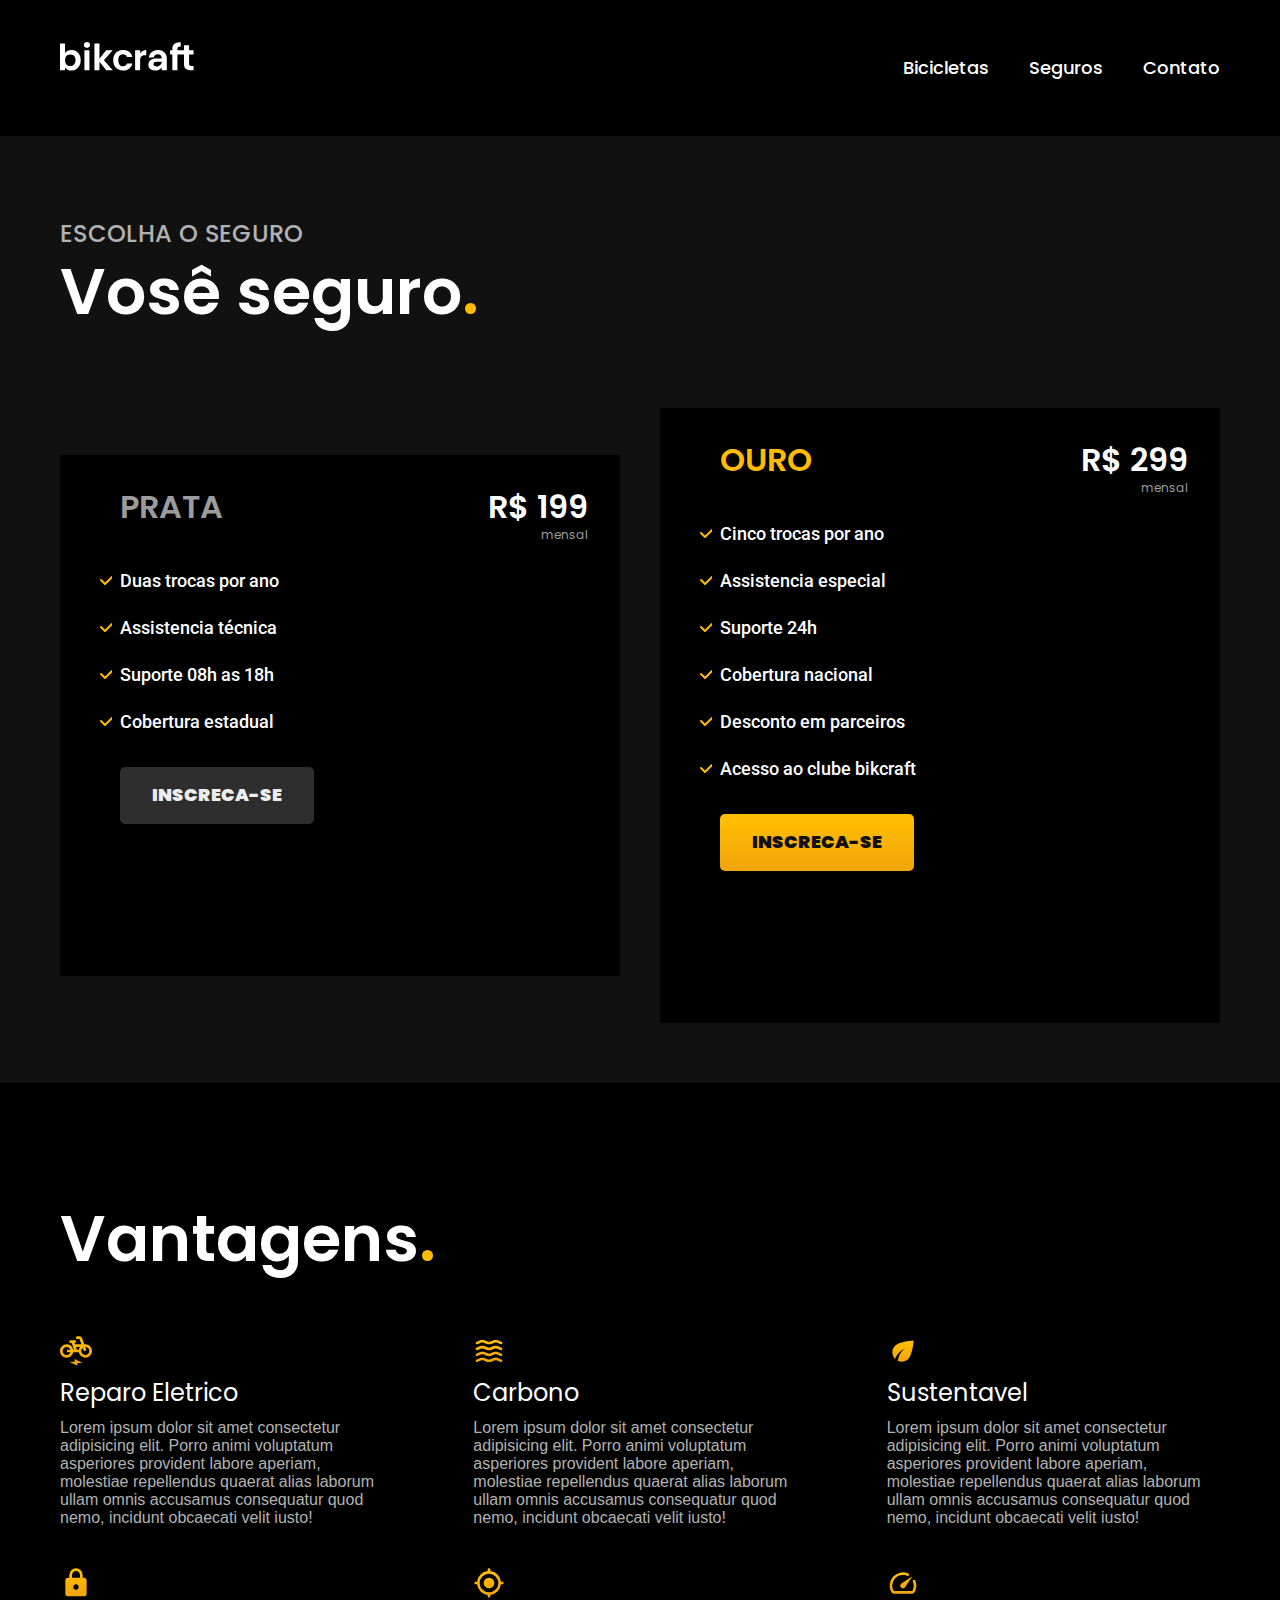
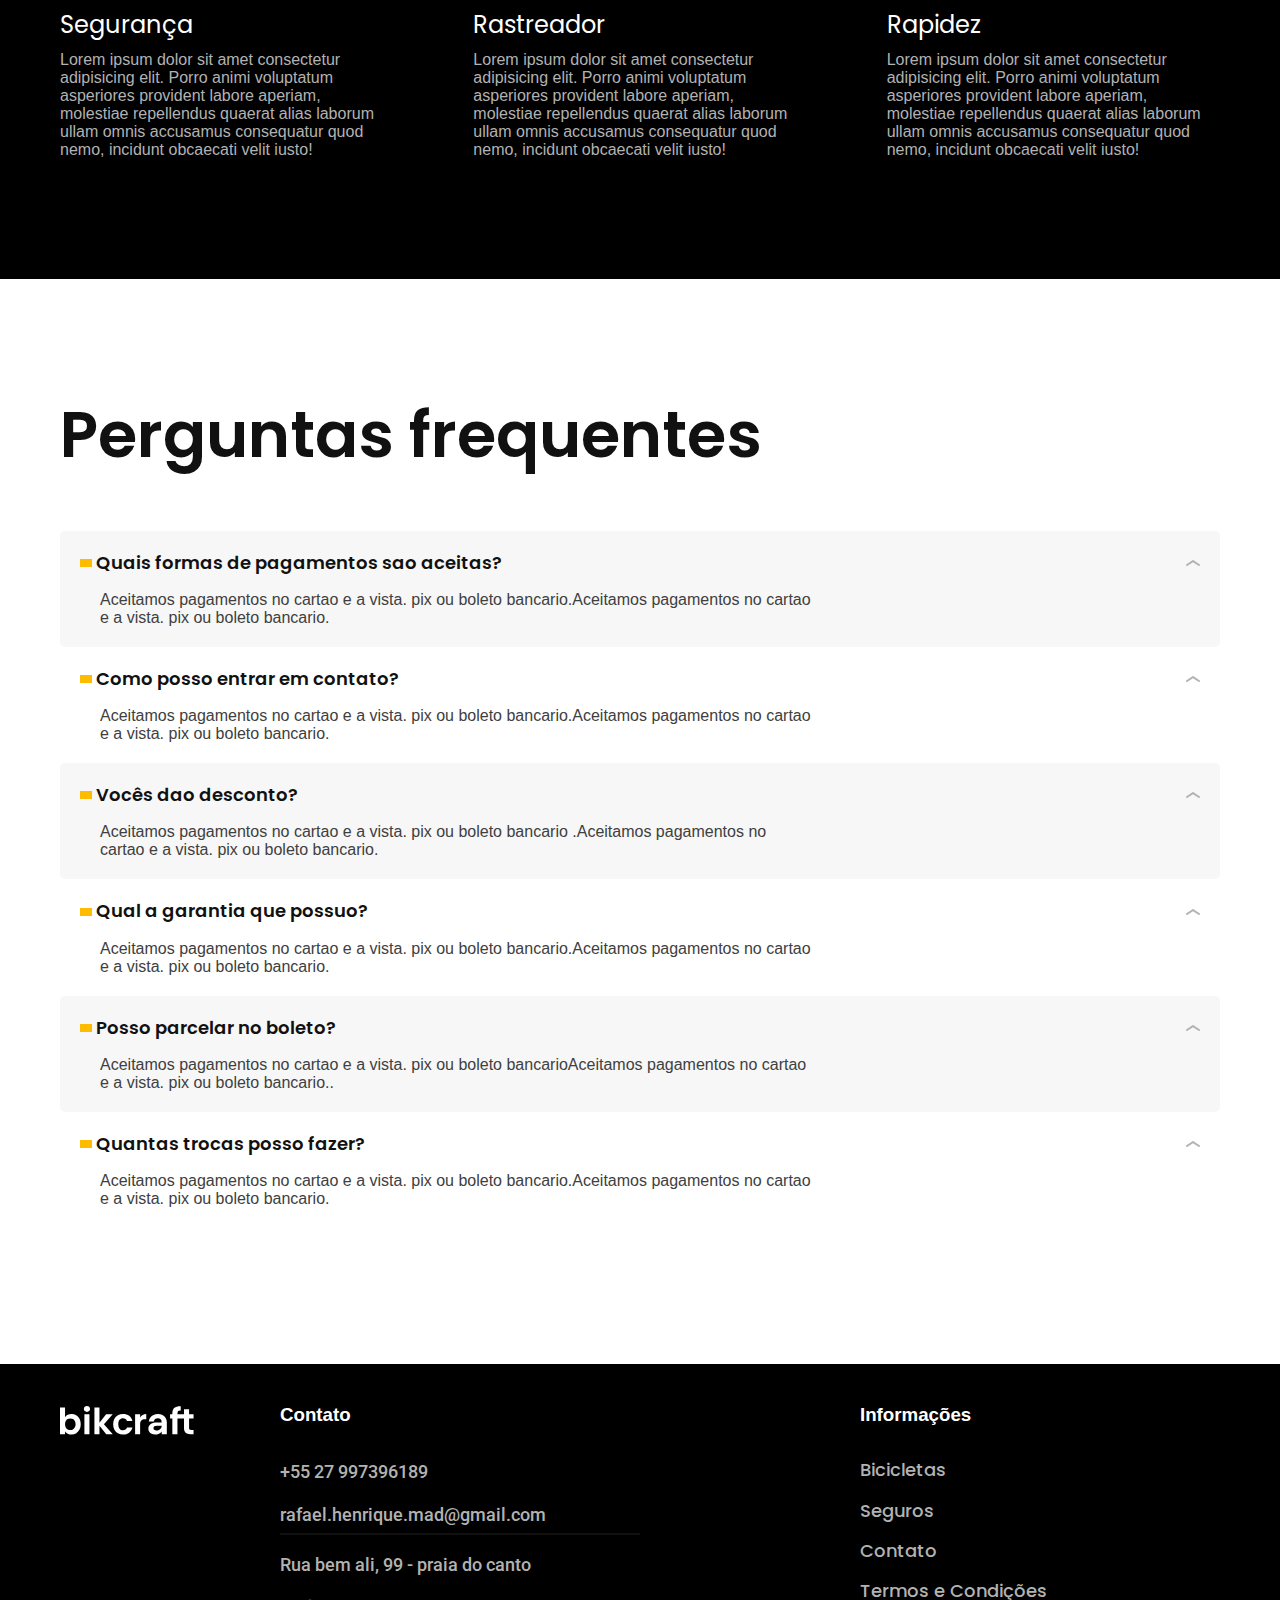
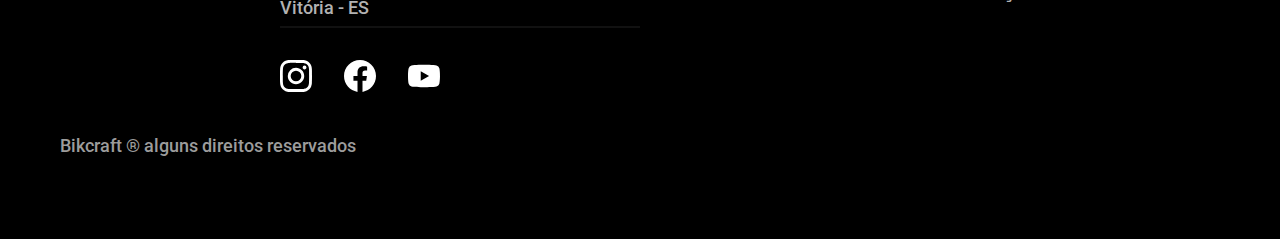
<file: seguros.html>
<!DOCTYPE html>
<html lang="pt-br">

<head>
  <meta charset="UTF-8">
  <meta http-equiv="X-UA-Compatible" content="IE=edge">
  <meta name="viewport" content="width=device-width, initial-scale=1.0">
  <link rel="preload" href="./css/style.css" as="style">
  <link rel="stylesheet" href="./css/style.css">
  <link rel="preconnect" href="https://fonts.googleapis.com">
  <link rel="preconnect" href="https://fonts.gstatic.com" crossorigin>
  <link
    href="https://fonts.googleapis.com/css2?family=Merriweather:ital,wght@1,900&family=Poppins:wght@400;600&family=Roboto:wght@400;500&display=swap"
    rel="stylesheet">
  <title>Seguros</title>
</head>

<body id="seguros">
  <header class="header-bg">
    <div class="header container">

      <a href="./">
        <img src="./img/bikcraft.svg" alt="bikecraft">
      </a>

      <nav aria-label="primaria">
        <ul class="header-menu font-1-m cor-0">
          <li><a href="./bicicletas.html">Bicicletas</a></li>
          <li><a href="./seguros.html">Seguros</a></li>
          <li><a href="./contato.html">Contato</a></li>
        </ul>
      </nav>
    </div>
  </header>
  <main class="seguros-bg">

    <div class="titulo-bg">
      <div class="titulo container">
        <p class="font-2-l-b cor-5">Escolha o seguro</p>
        <h1 class="font-1-xxl cor-0">Vosê seguro<span class="cor-p1">.</span></h1>
      </div>
    </div>


    <div class="seguros container">
      <div class="seguros-item">
        <h3 class="font-1-xl cor-6">PRATA</h3>
        <span class="font-1-xl cor-0">R$ 199 <span class="font-1-xs cor-6">mensal</span></span>
        <ul class="font-2-m cor-0">
          <li>Duas trocas por ano</li>
          <li>Assistencia técnica</li>
          <li>Suporte 08h as 18h</li>
          <li>Cobertura estadual</li>
        </ul>
        <a class="botao secundario" href="./orcamento.html">Inscreca-se</a>
      </div>
      <div class="seguros-item">
        <h3 class="font-1-xl cor-p1">OURO</h3>
        <span class="font-1-xl cor-0">R$ 299 <span class="font-1-xs cor-6">mensal</span></span>
        <ul class="font-2-m cor-0">
          <li>Cinco trocas por ano</li>
          <li>Assistencia especial</li>
          <li>Suporte 24h</li>
          <li>Cobertura nacional</li>
          <li>Desconto em parceiros</li>
          <li>Acesso ao clube bikcraft</li>
        </ul>
        <a class="botao" href="./orcamento.html">Inscreca-se</a>
      </div>
    </div>
  </main>
  <article class="vantagens-bg">
    <div class="vantagens container">
      <h2 class="font-1-xxl cor-0">Vantagens<span class="cor-p1">.</span></h2>
      <ul>
        <li>
          <img src="./img/icones/eletrica.svg" alt="">
          <h3 class="font-1-l cor-0">Reparo Eletrico</h3>
          <p class="font-2-s cor-5">Lorem ipsum dolor sit amet consectetur adipisicing elit. Porro animi voluptatum
            asperiores provident labore aperiam, molestiae repellendus quaerat alias laborum ullam omnis accusamus
            consequatur quod nemo, incidunt obcaecati velit iusto!</p>
        </li>
        <li>
          <img src="./img/icones/carbono.svg" alt="">
          <h3 class="font-1-l cor-0">Carbono</h3>
          <p class="font-2-s cor-5">Lorem ipsum dolor sit amet consectetur adipisicing elit. Porro animi voluptatum
            asperiores provident labore aperiam, molestiae repellendus quaerat alias laborum ullam omnis accusamus
            consequatur quod nemo, incidunt obcaecati velit iusto!</p>
        </li>
        <li>
          <img src="./img/icones/sustentavel.svg" alt="">
          <h3 class="font-1-l cor-0">Sustentavel</h3>
          <p class="font-2-s cor-5">Lorem ipsum dolor sit amet consectetur adipisicing elit. Porro animi voluptatum
            asperiores provident labore aperiam, molestiae repellendus quaerat alias laborum ullam omnis accusamus
            consequatur quod nemo, incidunt obcaecati velit iusto!</p>
        </li>
        <li>
          <img src="./img/icones/seguro.svg" alt="">
          <h3 class="font-1-l cor-0">Segurança</h3>
          <p class="font-2-s cor-5">Lorem ipsum dolor sit amet consectetur adipisicing elit. Porro animi voluptatum
            asperiores provident labore aperiam, molestiae repellendus quaerat alias laborum ullam omnis accusamus
            consequatur quod nemo, incidunt obcaecati velit iusto!</p>
        </li>
        <li>
          <img src="./img/icones/rastreador.svg" alt="">
          <h3 class="font-1-l cor-0">Rastreador</h3>
          <p class="font-2-s cor-5">Lorem ipsum dolor sit amet consectetur adipisicing elit. Porro animi voluptatum
            asperiores provident labore aperiam, molestiae repellendus quaerat alias laborum ullam omnis accusamus
            consequatur quod nemo, incidunt obcaecati velit iusto!</p>
        </li>
        <li>
          <img src="./img/icones/velocidade.svg" alt="">
          <h3 class="font-1-l cor-0">Rapidez</h3>
          <p class="font-2-s cor-5">Lorem ipsum dolor sit amet consectetur adipisicing elit. Porro animi voluptatum
            asperiores provident labore aperiam, molestiae repellendus quaerat alias laborum ullam omnis accusamus
            consequatur quod nemo, incidunt obcaecati velit iusto!</p>
        </li>
      </ul>

    </div>
  </article>

  <article class="perguntas container">
    <h2 class="font-1-xxl">Perguntas frequentes<span class="cor-p1"></span></h2>
    <dl>
      <div>
        <dt class="font-1-m-b">Quais formas de pagamentos sao aceitas?</dt>
        <dd class="font-2-s cor-9">Aceitamos pagamentos no cartao e a vista. pix ou boleto bancario.Aceitamos pagamentos no cartao e a vista. pix ou boleto bancario.</dd>
      </div>
      <div>
        <dt class="font-1-m-b">Como posso entrar em contato?</dt>
        <dd class="font-2-s cor-9">Aceitamos pagamentos no cartao e a vista. pix ou boleto bancario.Aceitamos pagamentos no cartao e a vista. pix ou boleto bancario.</dd>
      </div>
      <div>
        <dt class="font-1-m-b">Vocês dao desconto?</dt>
        <dd class="font-2-s cor-9">Aceitamos pagamentos no cartao e a vista. pix ou boleto bancario .Aceitamos pagamentos no cartao e a vista. pix ou boleto bancario.</dd>
      </div>
      <div>
        <dt class="font-1-m-b">Qual a garantia que possuo?</dt>
        <dd class="font-2-s cor-9">Aceitamos pagamentos no cartao e a vista. pix ou boleto bancario.Aceitamos pagamentos no cartao e a vista. pix ou boleto bancario.</dd>
      </div>
      <div>
        <dt class="font-1-m-b">Posso parcelar no boleto?</dt>
        <dd class="font-2-s cor-9">Aceitamos pagamentos no cartao e a vista. pix ou boleto bancarioAceitamos pagamentos no cartao e a vista. pix ou boleto bancario..</dd>
      </div>
      <div>
        <dt class="font-1-m-b">Quantas trocas posso fazer?</dt>
        <dd class="font-2-s cor-9">Aceitamos pagamentos no cartao e a vista. pix ou boleto bancario.Aceitamos pagamentos no cartao e a vista. pix ou boleto bancario.</dd>
      </div>
    </dl>
  </article>




  <footer class="footer-bg">
    <div class="footer container">
      <img src="./img/bikcraft.svg" alt="">
      <div class="footer-contato">
        <h3 class="font-2-1-b cor-0">Contato</h3>
        <ul class="font-2-m cor-5">
          <li><a href="tel:+5527997396189">+55 27 997396189</a></li>
          <li><a href="mailto:rafael.henrique.mad@gmail.com">rafael.henrique.mad@gmail.com</a></li>
          <li>Rua bem ali, 99 - praia do canto</li>
          <li>Vitória - ES</li>
        </ul>
        <div class="footer-redes">
          <a href="./"><img src="./img/redes/instagram.svg" alt=""></a>
          <a href="./"><img src="./img/redes/facebook.svg" alt=""></a>
          <a href="./"><img src="./img/redes/youtube.svg" alt=""></a>
        </div>
      </div>
      <div class="footer-informacoes">
        <h3 class="font-2-1-b cor-0">Informações</h3>
        <nav>
          <ul class="font-1-m cor-5">
            <li><a href="./bicicletas.html">Bicicletas</a></li>
            <li><a href="./seguros.html">Seguros</a></li>
            <li><a href="./contato.html">Contato</a></li>
            <li><a href="./termos.html">Termos e Condições</a></li>
          </ul>
        </nav>
      </div>
      <p class="font-2-m cor-6">Bikcraft ® alguns direitos reservados</p>
      </p>
    </div>
  </footer>
</file>
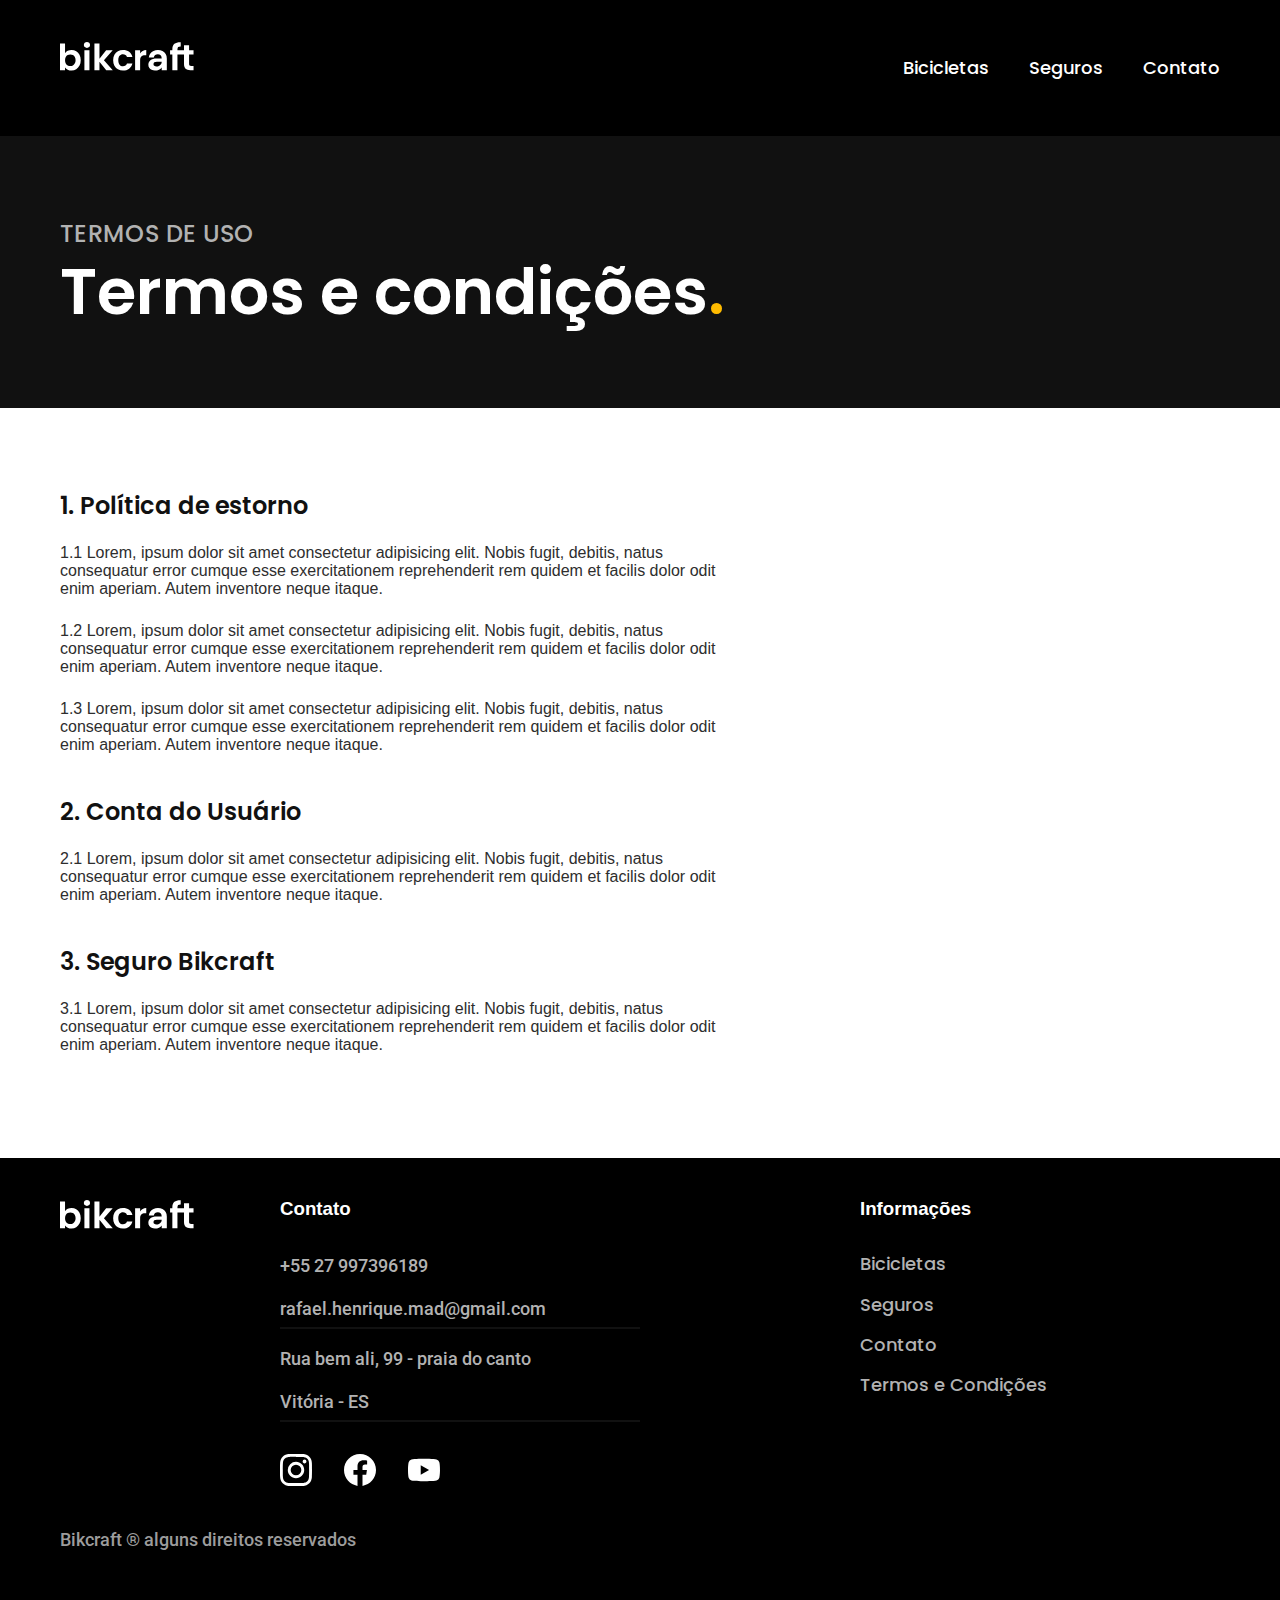
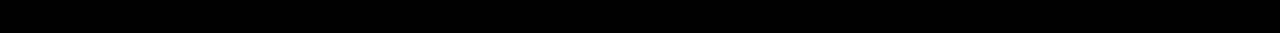
<file: termos.html>
<!DOCTYPE html>
<html lang="pt-br">

<head>
  <meta charset="UTF-8">
  <meta http-equiv="X-UA-Compatible" content="IE=edge">
  <meta name="viewport" content="width=device-width, initial-scale=1.0">
  <link rel="preload" href="./css/style.css" as="style">
  <link rel="stylesheet" href="./css/style.css">
  <link rel="preconnect" href="https://fonts.googleapis.com">
  <link rel="preconnect" href="https://fonts.gstatic.com" crossorigin>
  <link
    href="https://fonts.googleapis.com/css2?family=Merriweather:ital,wght@1,900&family=Poppins:wght@400;600&family=Roboto:wght@400;500&display=swap"
    rel="stylesheet">
  <title>Bikcraft</title>
</head>

<body id="termos">
  <header class="header-bg">
    <div class="header container">

      <a href="./">
        <img src="./img/bikcraft.svg" alt="bikecraft">
      </a>

      <nav aria-label="primaria">
        <ul class="header-menu font-1-m cor-0">
          <li><a href="./bicicletas.html">Bicicletas</a></li>
          <li><a href="./seguros.html">Seguros</a></li>
          <li><a href="./contato.html">Contato</a></li>
        </ul>
      </nav>
    </div>
  </header>

  <main>
    <div class="titulo-bg">
      <div class="titulo container">
        <p class="font-2-l-b cor-5">Termos de uso</p>
        <h1 class="font-1-xxl cor-0">Termos e condições<span class="cor-p1">.</span></h1>
      </div>
    </div>
    <div class="termos font-2-xs cor-10 container">
      <h2 class="font-1-l cor-11">1. Política de estorno</h2>
      <p>
        1.1 Lorem, ipsum dolor sit amet consectetur adipisicing elit. Nobis fugit, debitis, natus consequatur error
        cumque esse exercitationem reprehenderit rem quidem et facilis dolor odit enim aperiam. Autem inventore neque
        itaque.
      </p>

      <p>
        1.2 Lorem, ipsum dolor sit amet consectetur adipisicing elit. Nobis fugit, debitis, natus consequatur error
        cumque esse exercitationem reprehenderit rem quidem et facilis dolor odit enim aperiam. Autem inventore neque
        itaque.
      </p>

      <p>
        1.3 Lorem, ipsum dolor sit amet consectetur adipisicing elit. Nobis fugit, debitis, natus consequatur error
        cumque esse exercitationem reprehenderit rem quidem et facilis dolor odit enim aperiam. Autem inventore neque
        itaque.
      </p>

      <h2 class="font-1-l cor-11">2. Conta do Usuário</h2>
      <p>
        2.1 Lorem, ipsum dolor sit amet consectetur adipisicing elit. Nobis fugit, debitis, natus consequatur error
        cumque esse exercitationem reprehenderit rem quidem et facilis dolor odit enim aperiam. Autem inventore neque
        itaque.
      </p>
      <h2 class="font-1-l cor-11">3. Seguro Bikcraft</h2>
      <p>
        3.1 Lorem, ipsum dolor sit amet consectetur adipisicing elit. Nobis fugit, debitis, natus consequatur error
        cumque esse exercitationem reprehenderit rem quidem et facilis dolor odit enim aperiam. Autem inventore neque
        itaque.
      </p>
    </div>
  </main>

  <footer class="footer-bg">
    <div class="footer container">
      <img src="./img/bikcraft.svg" alt="">
      <div class="footer-contato">
        <h3 class="font-2-1-b cor-0">Contato</h3>
        <ul class="font-2-m cor-5">
          <li><a href="tel:+5527997396189">+55 27 997396189</a></li>
          <li><a href="mailto:rafael.henrique.mad@gmail.com">rafael.henrique.mad@gmail.com</a></li>
          <li>Rua bem ali, 99 - praia do canto</li>
          <li>Vitória - ES</li>
        </ul>
        <div class="footer-redes">
          <a href="./"><img src="./img/redes/instagram.svg" alt=""></a>
          <a href="./"><img src="./img/redes/facebook.svg" alt=""></a>
          <a href="./"><img src="./img/redes/youtube.svg" alt=""></a>
        </div>
      </div>
      <div class="footer-informacoes">
        <h3 class="font-2-1-b cor-0">Informações</h3>
        <nav>
          <ul class="font-1-m cor-5">
            <li><a href="./bicicletas.html">Bicicletas</a></li>
            <li><a href="./seguros.html">Seguros</a></li>
            <li><a href="./contato.html">Contato</a></li>
            <li><a href="./termos.html">Termos e Condições</a></li>
          </ul>
        </nav>
      </div>
      <p class="font-2-m cor-6">Bikcraft ® alguns direitos reservados</p>
      </p>
    </div>
  </footer>
</file>
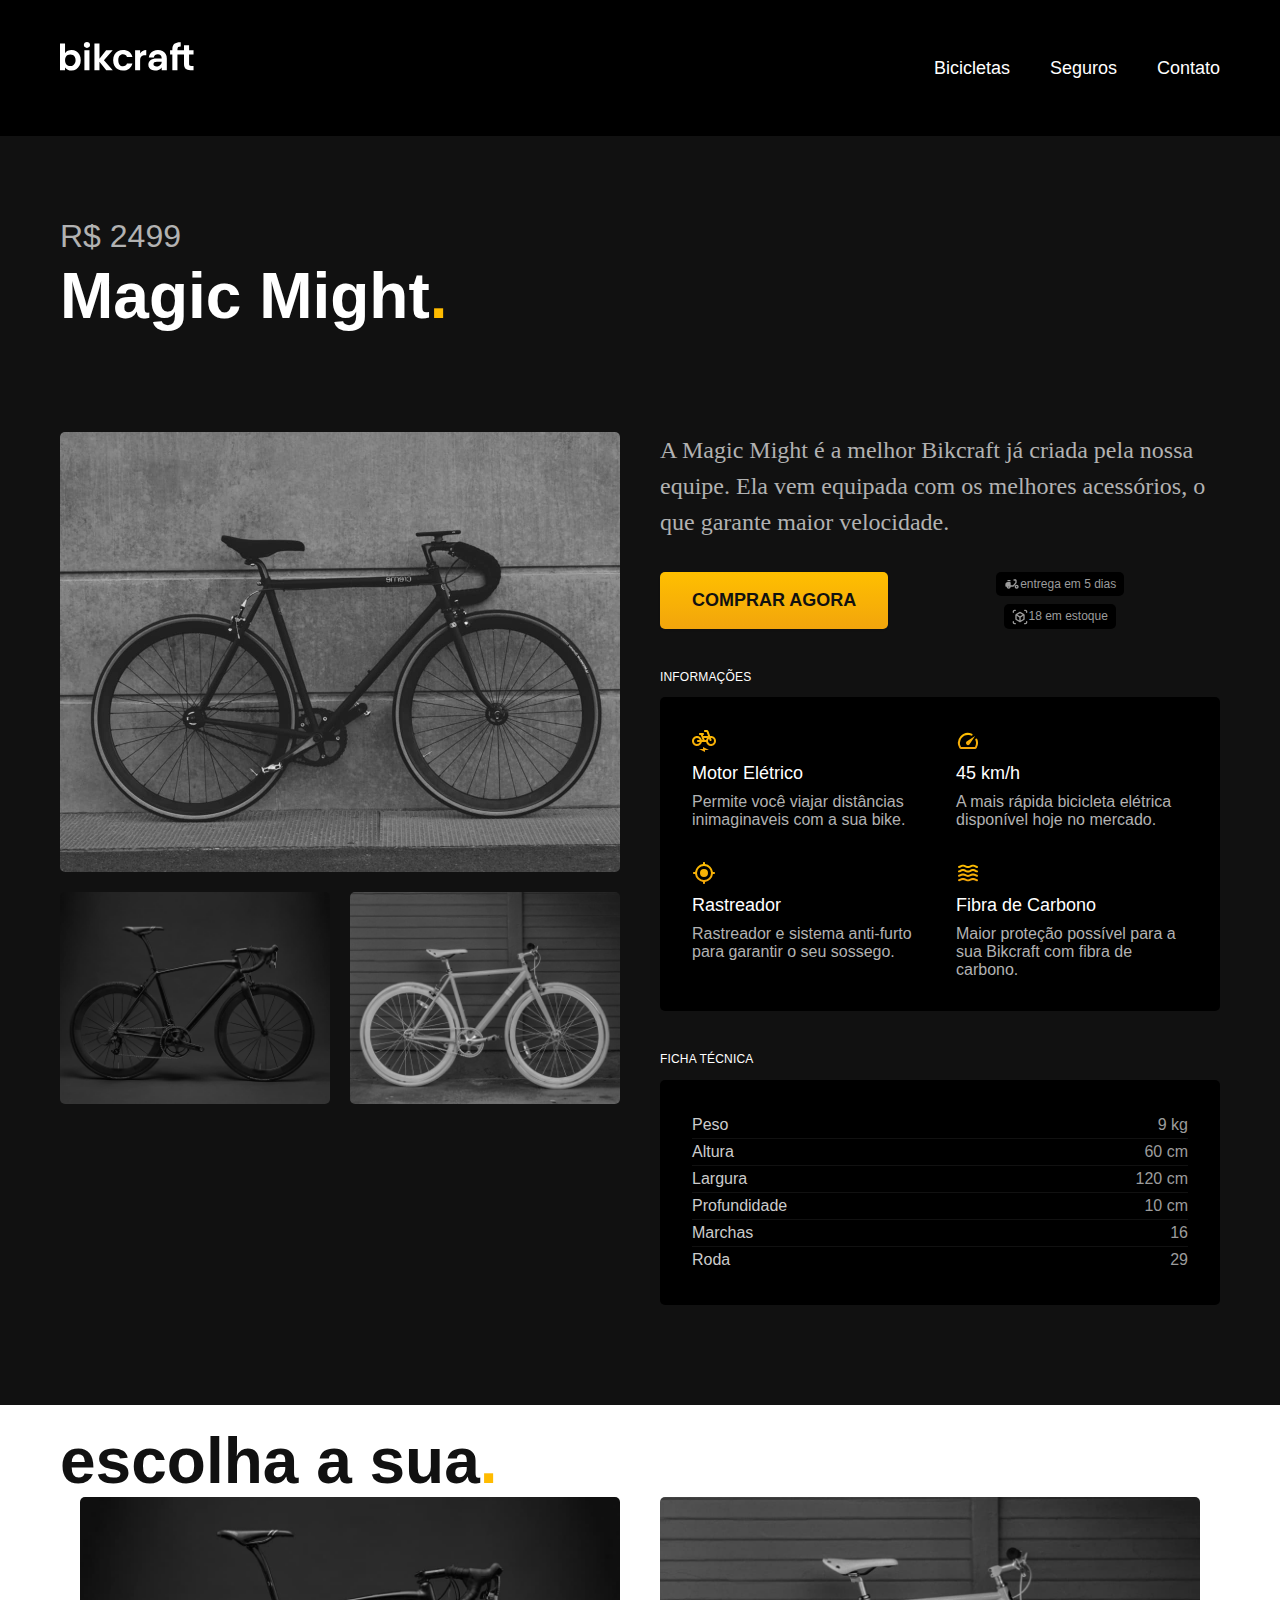
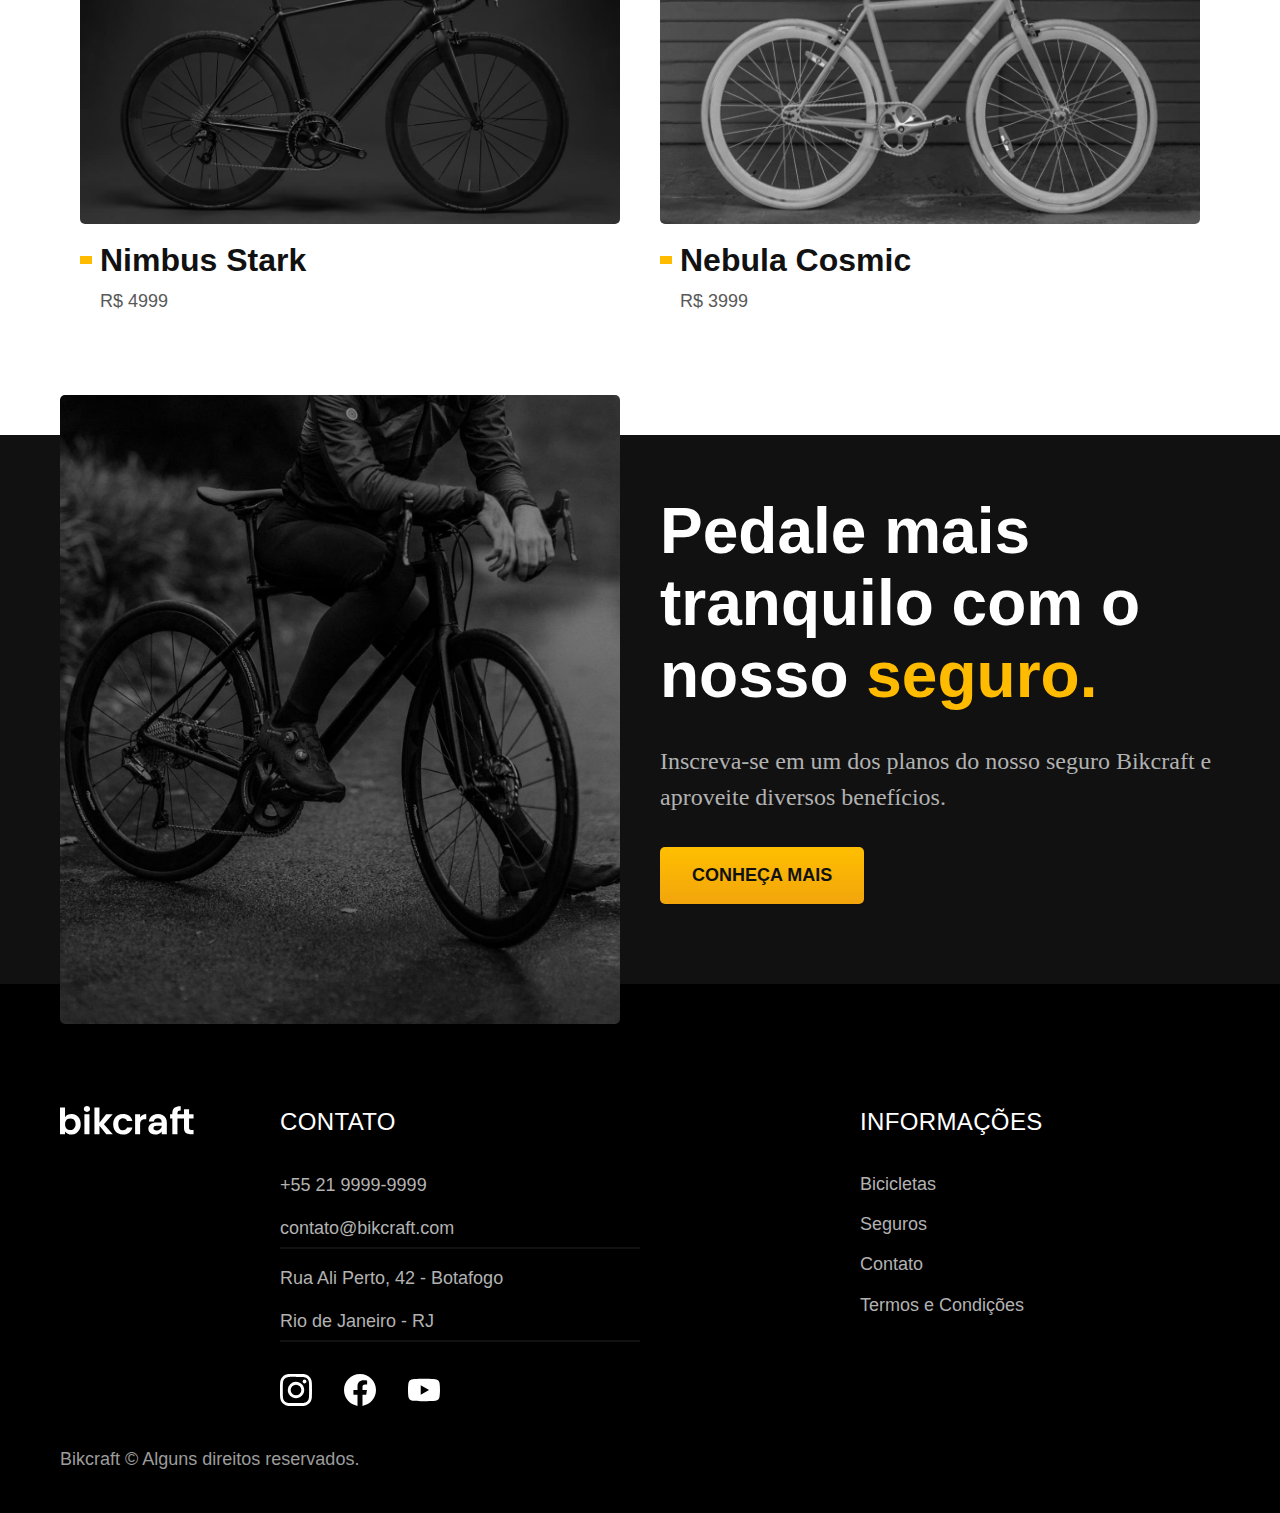
<file: bicicletas/magic.html>
<!DOCTYPE html>
<html lang="pt-br">

<head>
  <meta charset="UTF-8">
  <meta name="viewport" content="width=device-width, initial-scale=1.0">

  <title>Magic | Bikcraft</title>
  <meta name="description" content="Magic.">

  <link rel="stylesheet" href="../css/style.css">
</head>

<body id="bicicleta">
  <header class="header-bg">
    <div class="header container">
      <a href="../">
        <img src="../img/bikcraft.svg" alt="Bikcraft">
      </a>

      <nav aria-label="primaria">
        <ul class="header-menu font-1-m cor-0">
          <li><a href="../bicicletas.html">Bicicletas</a></li>
          <li><a href="../seguros.html">Seguros</a></li>
          <li><a href="../contato.html">Contato</a></li>
        </ul>
      </nav>
    </div>
  </header>

  <main class="titulo-bg">
    <div>
      <div class="titulo container">
        <p class="font-2-xl cor-5">R$ 2499</p>
        <h1 class="font-1-xxl cor-0">Magic Might<span class="cor-p1">.</span></h1>
      </div>
    </div>
    <div class="bicicleta container">
      <div class="bicicleta-imagens">
        <img src="../img/bicicleta/nimbus2.jpg" alt="">
        <img src="../img/bicicleta/nimbus1.jpg" alt="">
        <img src="../img/bicicleta/nimbus3.jpg" alt="">
      </div>
      <div class="bicicleta-conteudo">
        <p class="font-2-l cor-5">A Magic Might é a melhor Bikcraft já criada pela nossa equipe. Ela vem equipada com os melhores acessórios, o que garante maior velocidade.</p>
        <div class="bicicleta-comprar">
          <a class="botao" href="../orcamento.html">Comprar Agora</a>
          <span class="font-1-xs cor-6"><img src="../img/icones/entrega.svg" alt=""> entrega em 5 dias</span>
          <span class="font-1-xs cor-6"><img src="../img/icones/estoque.svg" alt=""> 18 em estoque</span>
        </div>

        <h2 class="font-1-xs cor-0">Informações</h2>
        <ul class="bicicleta-informacoes">
          <li>
            <img src="../img/icones/eletrica.svg" alt="">
            <h3 class="font-1-m cor-0">Motor Elétrico</h3>
            <p class="font-2-xs cor-5">Permite você viajar distâncias inimaginaveis com a sua bike.</p>
          </li>
          <li>
            <img src="../img/icones/velocidade.svg" alt="">
            <h3 class="font-1-m cor-0">45 km/h</h3>
            <p class="font-2-xs cor-5">A mais rápida bicicleta elétrica disponível hoje no mercado.</p>
          </li>
          <li>
            <img src="../img/icones/rastreador.svg" alt="">
            <h3 class="font-1-m cor-0">Rastreador</h3>
            <p class="font-2-xs cor-5">Rastreador e sistema anti-furto para garantir o seu sossego.</p>
          </li>
          <li>
            <img src="../img/icones/carbono.svg" alt="">
            <h3 class="font-1-m cor-0">Fibra de Carbono</h3>
            <p class="font-2-xs cor-5">Maior proteção possível para a sua Bikcraft com fibra de carbono.</p>
          </li>
        </ul>
        <h2 class="font-1-xs cor-0">Ficha Técnica</h2>
        <ul class="bicicleta-ficha font-2-s cor-4">
          <li>Peso <span>9 kg</span></li>
          <li>Altura <span>60 cm</span></li>
          <li>Largura <span>120 cm</span></li>
          <li>Profundidade <span>10 cm</span></li>
          <li>Marchas <span>16</span></li>
          <li>Roda <span>29</span></li>
        </ul>
      </div>
    </div>
  </main>

  <article class="bicicletas-lista container">
    <h2 class="font-1-xxl">escolha a sua<span class="cor-p1">.</span></h2>

    <ul>
      <li>
        <a href="./nimbus.html">
          <img src="../img/bicicletas/nimbus.jpg" alt="Bicicleta preta">
          <h3 class="font-1-xl">Nimbus Stark</h3>
          <span class="font-2-m cor-8">R$ 4999</span>
        </a>
      </li>
      <li>
        <a href="./nebula.html">
          <img src="../img/bicicletas/nebula.jpg" alt="Bicicleta preta">
          <h3 class="font-1-xl">Nebula Cosmic</h3>
          <span class="font-2-m cor-8">R$ 3999</span>
        </a>
      </li>
    </ul>
  </article>

  <article class="seguro-bg">
    <div class="seguro container">
      <div class="seguro-imagem">
        <img src="../img/fotos/seguros.jpg" alt="Pessoa parada em cima de uma bicicleta.">
      </div>
      <div class="seguro-conteudo">
        <h2 class="font-1-xxl cor-0">Pedale mais tranquilo com o nosso <span class="cor-p1">seguro.</span></h2>
        <p class="font-2-l cor-5">Inscreva-se em um dos planos do nosso seguro Bikcraft e aproveite diversos benefícios.</p>
        <a class="botao" href="../seguros.html">Conheça Mais</a>
      </div>
    </div>
  </article>

  <footer class="footer-bg">
    <div class="footer container">
      <img src="../img/bikcraft.svg" alt="Bikcraft">
      <div class="footer-contato">
        <h3 class="font-2-l-b cor-0">Contato</h3>
        <ul class="font-2-m cor-5">
          <li><a href="tel:+552199999999">+55 21 9999-9999</a></li>
          <li><a href="mailto:contato@bikcraft.com">contato@bikcraft.com</a></li>
          <li>Rua Ali Perto, 42 - Botafogo</li>
          <li>Rio de Janeiro - RJ</li>
        </ul>
        <div class="footer-redes">
          <a href="../">
            <img src="../img/redes/instagram.svg" alt="Instagram">
          </a>
          <a href="../">
            <img src="../img/redes/facebook.svg" alt="Facebook">
          </a>
          <a href="../">
            <img src="../img/redes/youtube.svg" alt="Youtube">
          </a>
        </div>
      </div>
      <div class="footer-informacoes">
        <h3 class="font-2-l-b cor-0">Informações</h3>
        <nav>
          <ul class="font-1-m cor-5">
            <li><a href="../bicicletas.html">Bicicletas</a></li>
            <li><a href="../seguros.html">Seguros</a></li>
            <li><a href="../contato.html">Contato</a></li>
            <li><a href="../termos.html">Termos e Condições</a></li>
          </ul>
        </nav>
      </div>
      <p class="footer-copy font-2-m cor-6">Bikcraft © Alguns direitos reservados.</p>
    </div>
  </footer>
</body>

</html>
</file>
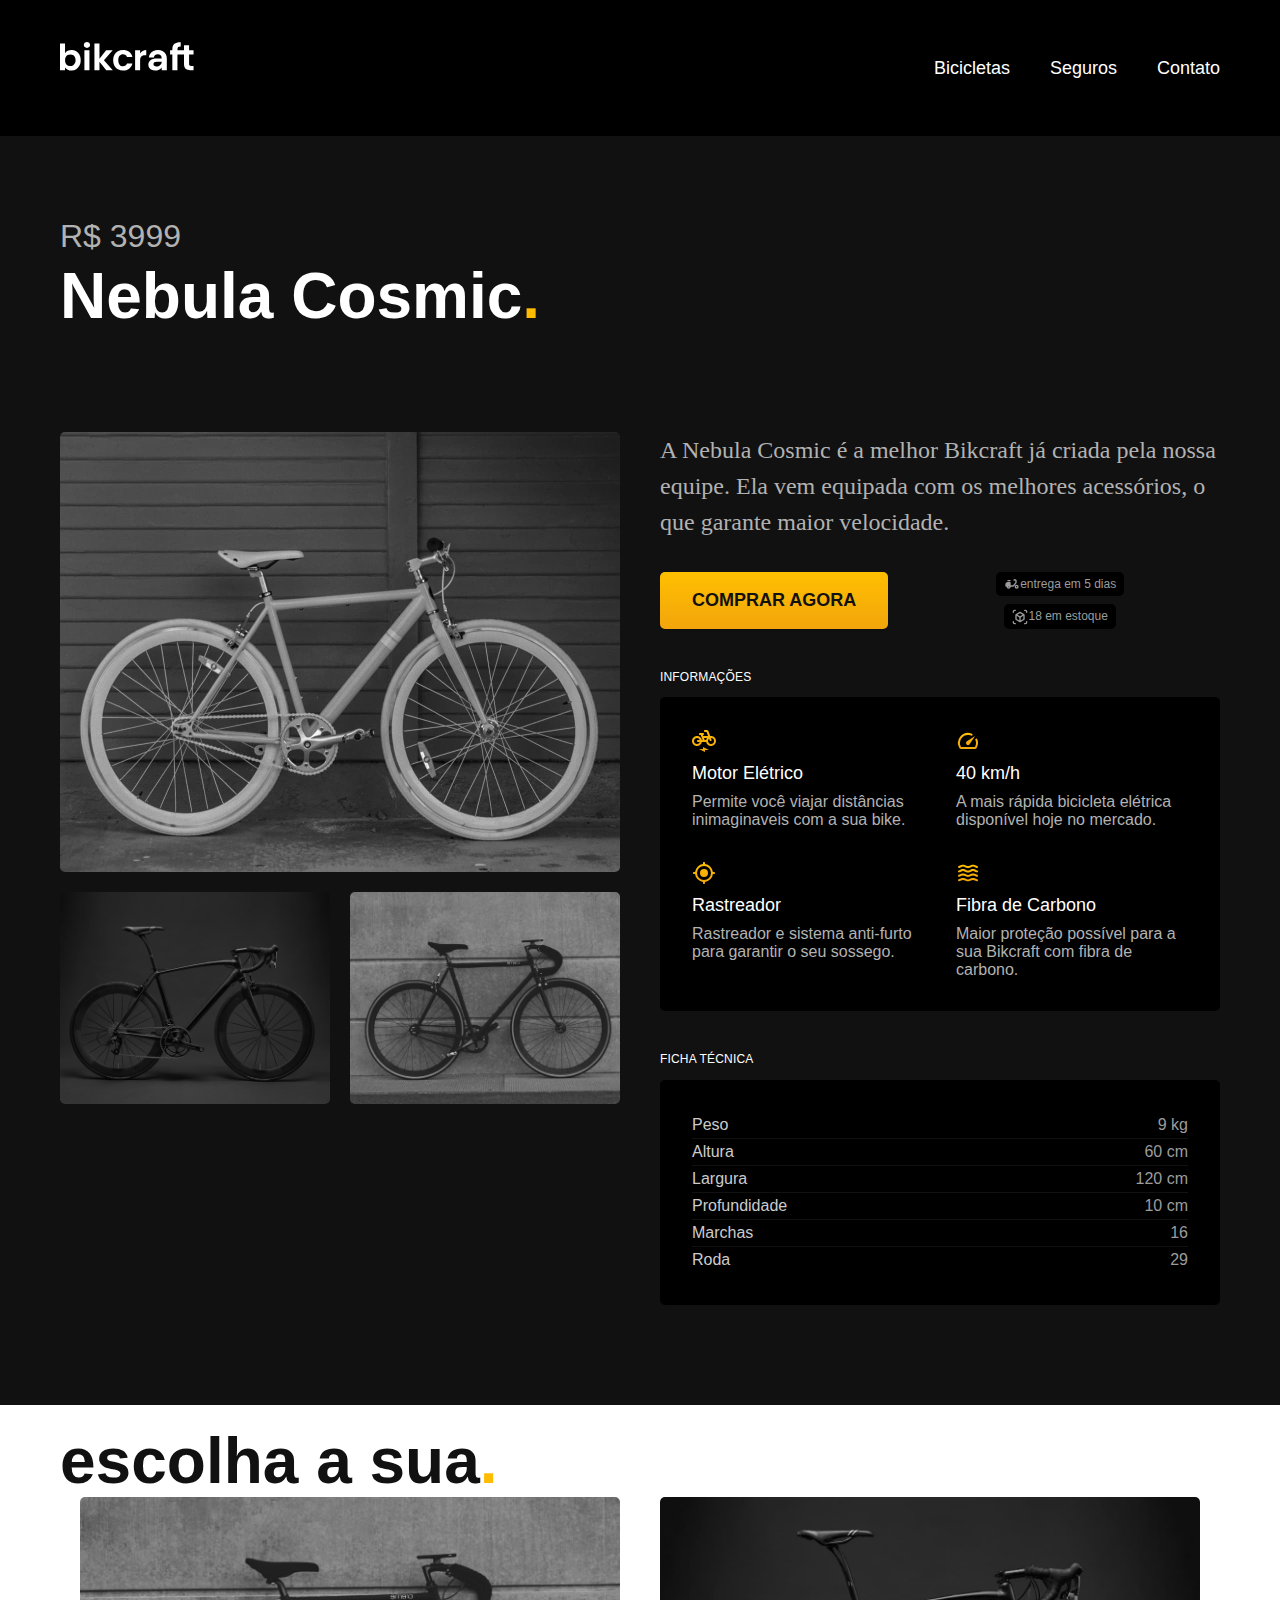
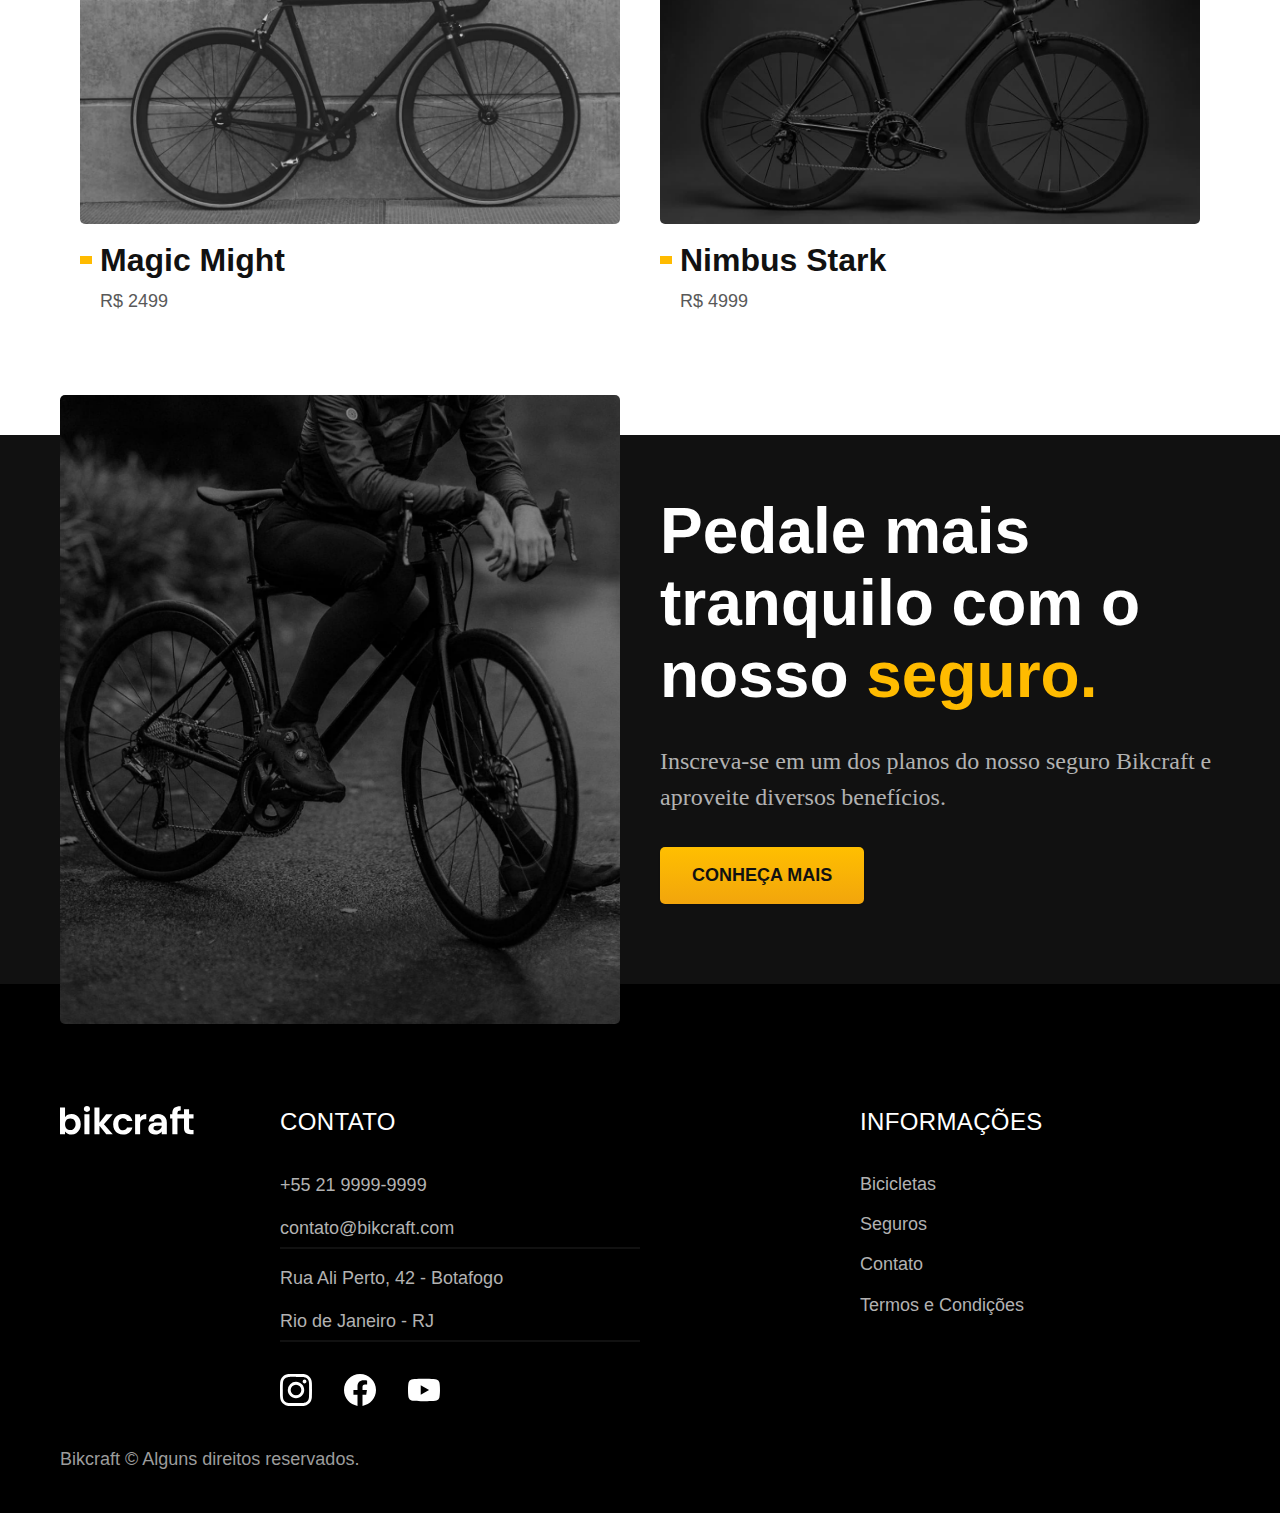
<file: bicicletas/nebula.html>
<!DOCTYPE html>
<html lang="pt-br">

<head>
  <meta charset="UTF-8">
  <meta name="viewport" content="width=device-width, initial-scale=1.0">

  <title>Nebula | Bikcraft</title>
  <meta name="description" content="Nebula.">

  <link rel="stylesheet" href="../css/style.css">
</head>

<body id="bicicleta">
  <header class="header-bg">
    <div class="header container">
      <a href="../">
        <img src="../img/bikcraft.svg" alt="Bikcraft">
      </a>

      <nav aria-label="primaria">
        <ul class="header-menu font-1-m cor-0">
          <li><a href="../bicicletas.html">Bicicletas</a></li>
          <li><a href="../seguros.html">Seguros</a></li>
          <li><a href="../contato.html">Contato</a></li>
        </ul>
      </nav>
    </div>
  </header>

  <main class="titulo-bg">
    <div>
      <div class="titulo container">
        <p class="font-2-xl cor-5">R$ 3999</p>
        <h1 class="font-1-xxl cor-0">Nebula Cosmic<span class="cor-p1">.</span></h1>
      </div>
    </div>
    <div class="bicicleta container">
      <div class="bicicleta-imagens">
        <img src="../img/bicicleta/nimbus3.jpg" alt="">
        <img src="../img/bicicleta/nimbus1.jpg" alt="">
        <img src="../img/bicicleta/nimbus2.jpg" alt="">
      </div>
      <div class="bicicleta-conteudo">
        <p class="font-2-l cor-5">A Nebula Cosmic é a melhor Bikcraft já criada pela nossa equipe. Ela vem equipada com os melhores acessórios, o que garante maior velocidade.</p>
        <div class="bicicleta-comprar">
          <a class="botao" href="../orcamento.html">Comprar Agora</a>
          <span class="font-1-xs cor-6"><img src="../img/icones/entrega.svg" alt=""> entrega em 5 dias</span>
          <span class="font-1-xs cor-6"><img src="../img/icones/estoque.svg" alt=""> 18 em estoque</span>
        </div>

        <h2 class="font-1-xs cor-0">Informações</h2>
        <ul class="bicicleta-informacoes">
          <li>
            <img src="../img/icones/eletrica.svg" alt="">
            <h3 class="font-1-m cor-0">Motor Elétrico</h3>
            <p class="font-2-xs cor-5">Permite você viajar distâncias inimaginaveis com a sua bike.</p>
          </li>
          <li>
            <img src="../img/icones/velocidade.svg" alt="">
            <h3 class="font-1-m cor-0">40 km/h</h3>
            <p class="font-2-xs cor-5">A mais rápida bicicleta elétrica disponível hoje no mercado.</p>
          </li>
          <li>
            <img src="../img/icones/rastreador.svg" alt="">
            <h3 class="font-1-m cor-0">Rastreador</h3>
            <p class="font-2-xs cor-5">Rastreador e sistema anti-furto para garantir o seu sossego.</p>
          </li>
          <li>
            <img src="../img/icones/carbono.svg" alt="">
            <h3 class="font-1-m cor-0">Fibra de Carbono</h3>
            <p class="font-2-xs cor-5">Maior proteção possível para a sua Bikcraft com fibra de carbono.</p>
          </li>
        </ul>
        <h2 class="font-1-xs cor-0">Ficha Técnica</h2>
        <ul class="bicicleta-ficha font-2-s cor-4">
          <li>Peso <span>9 kg</span></li>
          <li>Altura <span>60 cm</span></li>
          <li>Largura <span>120 cm</span></li>
          <li>Profundidade <span>10 cm</span></li>
          <li>Marchas <span>16</span></li>
          <li>Roda <span>29</span></li>
        </ul>
      </div>
    </div>
  </main>

  <article class="bicicletas-lista container">
    <h2 class="font-1-xxl">escolha a sua<span class="cor-p1">.</span></h2>

    <ul>
      <li>
        <a href="./magic.html">
          <img src="../img/bicicletas/magic.jpg" alt="Bicicleta preta">
          <h3 class="font-1-xl">Magic Might</h3>
          <span class="font-2-m cor-8">R$ 2499</span>
        </a>
      </li>
      <li>
        <a href="./nimbus.html">
          <img src="../img/bicicletas/nimbus.jpg" alt="Bicicleta preta">
          <h3 class="font-1-xl">Nimbus Stark</h3>
          <span class="font-2-m cor-8">R$ 4999</span>
        </a>
      </li>
    </ul>
  </article>

  <article class="seguro-bg">
    <div class="seguro container">
      <div class="seguro-imagem">
        <img src="../img/fotos/seguros.jpg" alt="Pessoa parada em cima de uma bicicleta.">
      </div>
      <div class="seguro-conteudo">
        <h2 class="font-1-xxl cor-0">Pedale mais tranquilo com o nosso <span class="cor-p1">seguro.</span></h2>
        <p class="font-2-l cor-5">Inscreva-se em um dos planos do nosso seguro Bikcraft e aproveite diversos benefícios.</p>
        <a class="botao" href="../seguros.html">Conheça Mais</a>
      </div>
    </div>
  </article>

  <footer class="footer-bg">
    <div class="footer container">
      <img src="../img/bikcraft.svg" alt="Bikcraft">
      <div class="footer-contato">
        <h3 class="font-2-l-b cor-0">Contato</h3>
        <ul class="font-2-m cor-5">
          <li><a href="tel:+552199999999">+55 21 9999-9999</a></li>
          <li><a href="mailto:contato@bikcraft.com">contato@bikcraft.com</a></li>
          <li>Rua Ali Perto, 42 - Botafogo</li>
          <li>Rio de Janeiro - RJ</li>
        </ul>
        <div class="footer-redes">
          <a href="../">
            <img src="../img/redes/instagram.svg" alt="Instagram">
          </a>
          <a href="../">
            <img src="../img/redes/facebook.svg" alt="Facebook">
          </a>
          <a href="../">
            <img src="../img/redes/youtube.svg" alt="Youtube">
          </a>
        </div>
      </div>
      <div class="footer-informacoes">
        <h3 class="font-2-l-b cor-0">Informações</h3>
        <nav>
          <ul class="font-1-m cor-5">
            <li><a href="../bicicletas.html">Bicicletas</a></li>
            <li><a href="../seguros.html">Seguros</a></li>
            <li><a href="../contato.html">Contato</a></li>
            <li><a href="../termos.html">Termos e Condições</a></li>
          </ul>
        </nav>
      </div>
      <p class="footer-copy font-2-m cor-6">Bikcraft © Alguns direitos reservados.</p>
    </div>
  </footer>
</body>

</html>
</file>
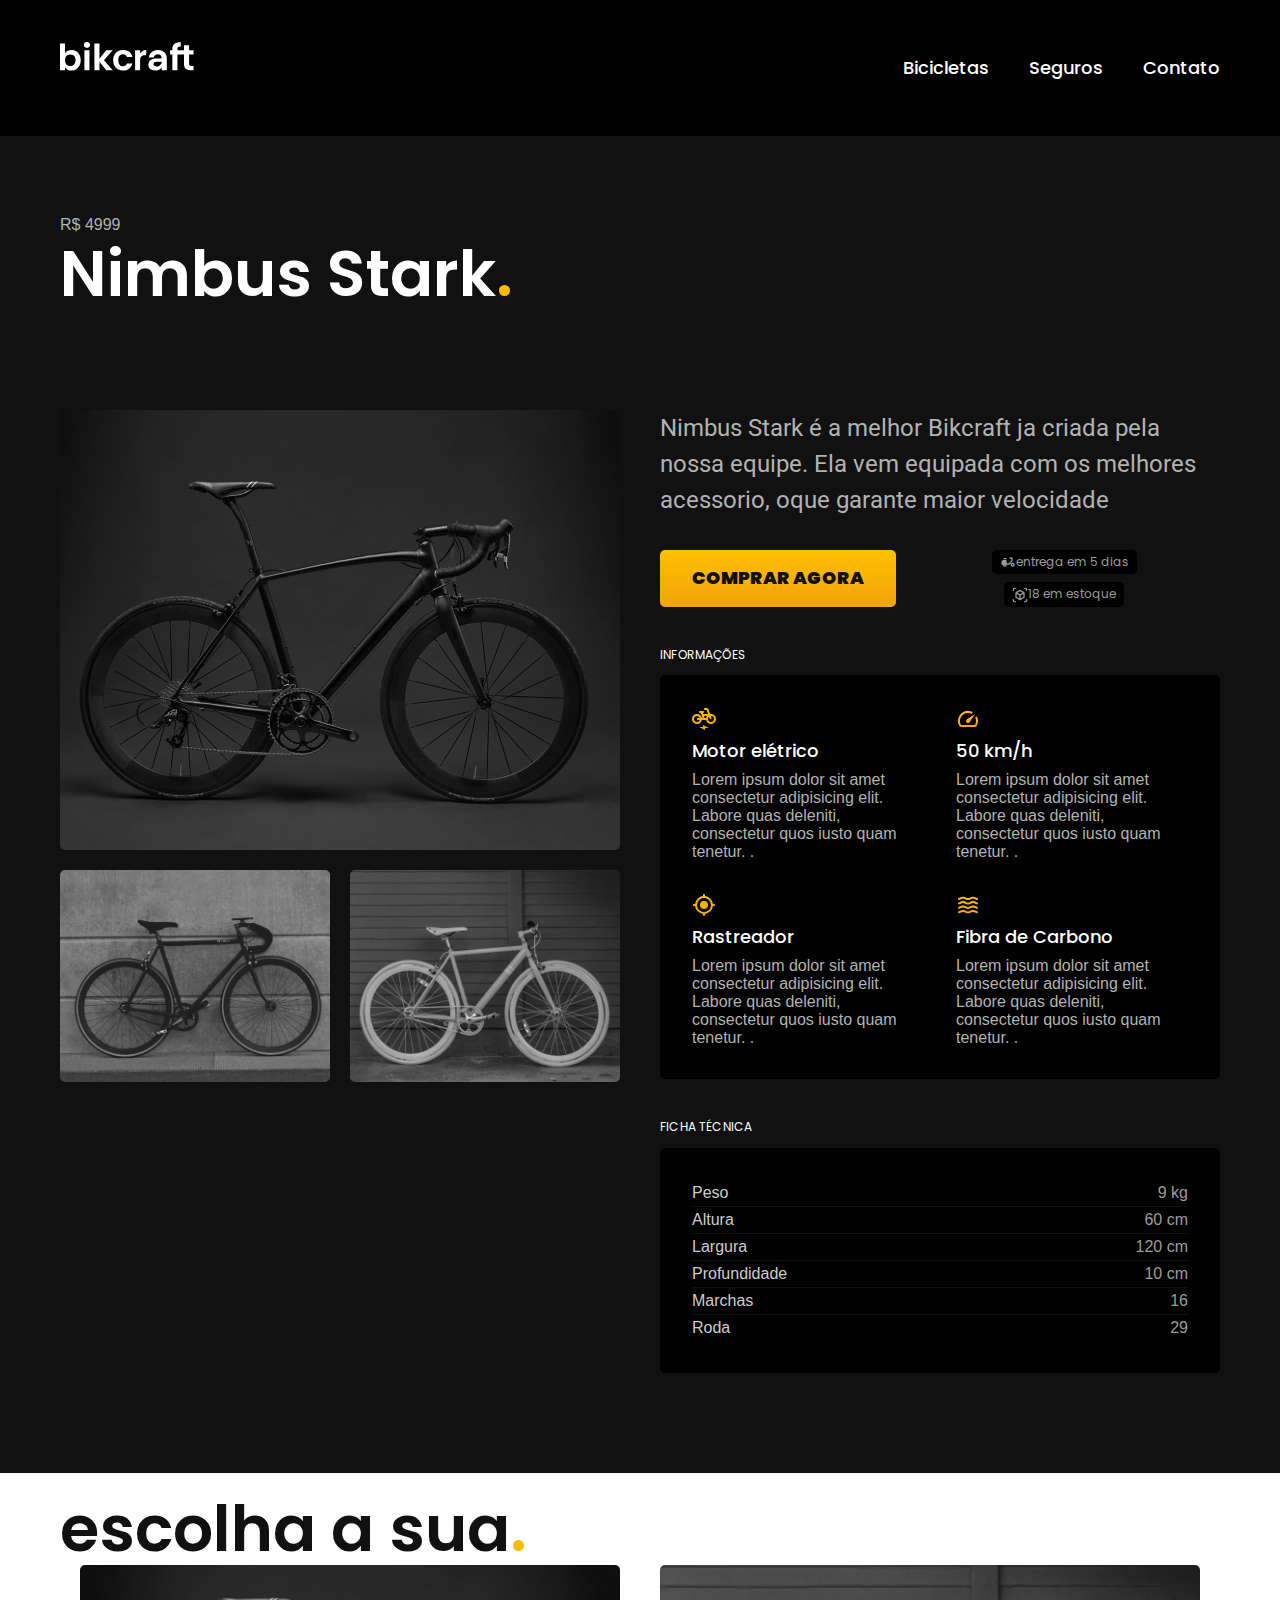
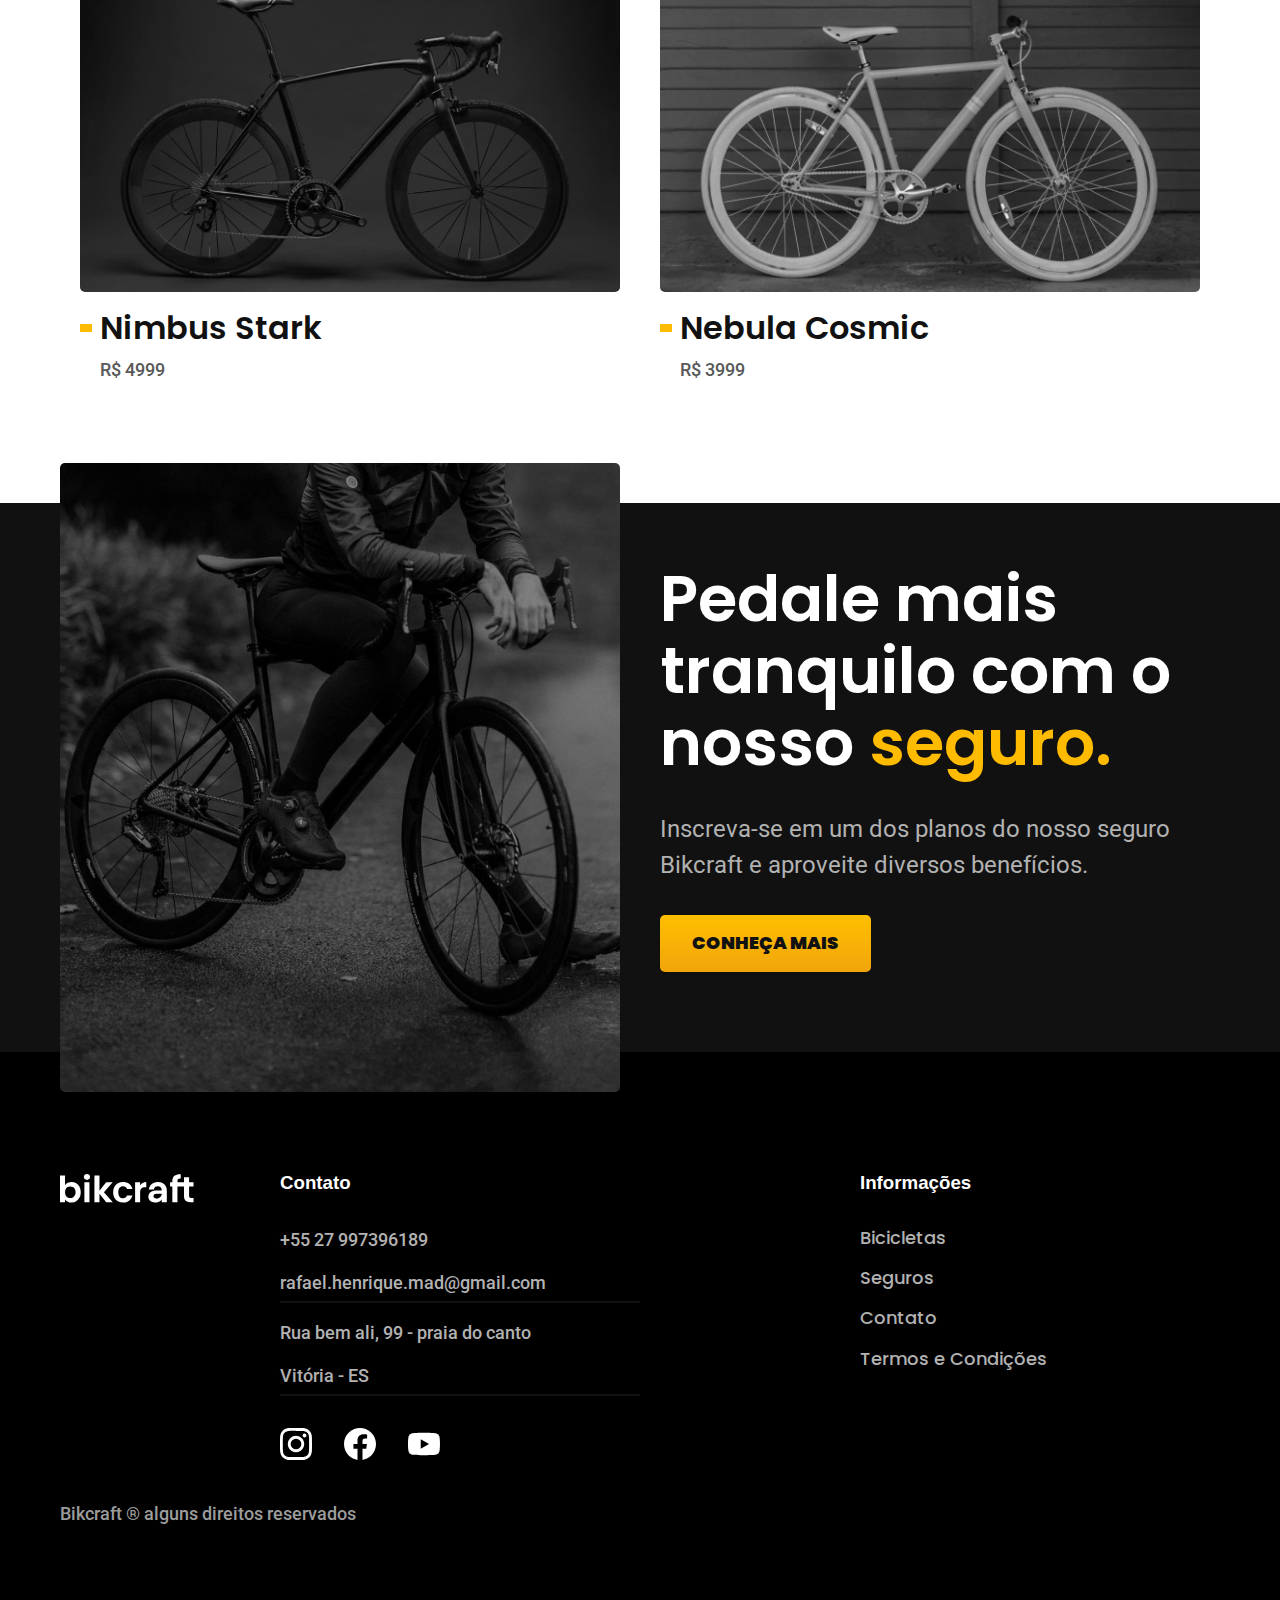
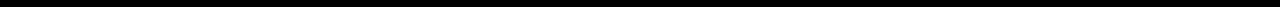
<file: bicicletas/nimbus.html>
<!DOCTYPE html>
<html lang="pt-br">

<head>
  <meta charset="UTF-8">
  <meta http-equiv="X-UA-Compatible" content="IE=edge">
  <meta name="viewport" content="width=device-width, initial-scale=1.0">
  <link rel="stylesheet" href="../css/style.css">
  <link rel="preconnect" href="https://fonts.googleapis.com">
  <link rel="preconnect" href="https://fonts.gstatic.com" crossorigin>
  <link
    href="https://fonts.googleapis.com/css2?family=Merriweather:ital,wght@1,900&family=Poppins:wght@400;600&family=Roboto:wght@400;500&display=swap"
    rel="stylesheet">
  <title>Nimbus |Bikcraft</title>
</head>

<body id="bicicleta">
  <header class="header-bg">
    <div class="header container">

      <a href="../index.html">
        <img src="../img/bikcraft.svg" alt="bikecraft">
      </a>

      <nav aria-label="primaria">
        <ul class="header-menu font-1-m cor-0">
          <li><a href="../bicicletas.html">Bicicletas</a></li>
          <li><a href="../seguros.html">Seguros</a></li>
          <li><a href="../contato.html">Contato</a></li>
        </ul>
      </nav>
    </div>
  </header>

  <main class="titulo-bg">

    <div>
      <div class="titulo container">
        <p class="font-2-x-l cor-5">R$ 4999</p>
        <h1 class="font-1-xxl cor-0">Nimbus Stark<span class="cor-p1">.</span></h1>
      </div>
    </div>
    <div class="bicicleta container">
      <div class="bicicleta-imagens">
        <img src="../img/bicicleta/nimbus1.jpg" alt="">
        <img src="../img/bicicleta/nimbus2.jpg" alt="">
        <img src="../img/bicicleta/nimbus3.jpg" alt="">
      </div>
      <div class="bicicleta-conteudo">
        <p class="font-2-l cor-5">Nimbus Stark é a melhor Bikcraft ja criada pela nossa equipe. Ela vem equipada com os
          melhores acessorio, oque garante maior velocidade</p>
        <div class="bicicleta-comprar">
          <a class="botao" href="../orcamento.html">Comprar agora</a>
          <span class="font-1-xs cor-6"> <img src="../img/icones/entrega.svg" alt="">entrega em 5 dias</span>
          <span class="font-1-xs cor-6"> <img src="../img/icones/estoque.svg" alt="">18 em estoque</span>
        </div>

        <h2 class="font-1-xs cor-0">Informações</h2>
        <ul class="bicicleta-informacoes">

          <li>
            <img src="../img/icones/eletrica.svg" alt="">
            <h3 class="font-1-m cor-0">Motor elétrico</h3>
            <p class="font-2-xs cor-5">Lorem ipsum dolor sit amet consectetur adipisicing elit. Labore quas deleniti,
              consectetur quos iusto quam tenetur. .</p>
          </li>

          <li>
            <img src="../img/icones/velocidade.svg" alt="">
            <h3 class="font-1-m cor-0">50 km/h</h3>
            <p class="font-2-xs cor-5">Lorem ipsum dolor sit amet consectetur adipisicing elit. Labore quas deleniti,
              consectetur quos iusto quam tenetur. .</p>
          </li>

          <li>
            <img src="../img/icones/rastreador.svg" alt="">
            <h3 class="font-1-m cor-0">Rastreador</h3>
            <p class="font-2-xs cor-5">Lorem ipsum dolor sit amet consectetur adipisicing elit. Labore quas deleniti,
              consectetur quos iusto quam tenetur. .</p>
          </li>

          <li>
            <img src="../img/icones/carbono.svg" alt="">
            <h3 class="font-1-m cor-0">Fibra de Carbono</h3>
            <p class="font-2-xs cor-5">Lorem ipsum dolor sit amet consectetur adipisicing elit. Labore quas deleniti,
              consectetur quos iusto quam tenetur. .</p>
          </li>

        </ul>
        <h2 class="font-1-xs cor-0">Ficha técnica</h2>
        <ul class="bicicleta-ficha font-2-s cor-4">

          <li>Peso <span>9 kg</span></li>
          <li>Altura <span>60 cm</span></li>
          <li>Largura <span>120 cm</span></li>
          <li>Profundidade <span>10 cm</span></li>
          <li>Marchas <span>16</span></li>
          <li>Roda <span>29</span></li>

        </ul>
      </div>
    </div>
  </main>

  <article class="bicicletas-lista container">
    <h2 class="font-1-xxl">escolha a sua<span class="cor-p1">.</span></h2>

    <ul>
      <li>
        <a href="./nimbus.html">
          <img src="../img/bicicletas/nimbus.jpg" alt="Bicicleta preta">
          <h3 class="font-1-xl">Nimbus Stark</h3>
          <span class="font-2-m cor-8">R$ 4999</span>
        </a>
      </li>
      <li>
        <a href="./nebula.html">
          <img src="../img/bicicletas/nebula.jpg" alt="Bicicleta preta">
          <h3 class="font-1-xl">Nebula Cosmic</h3>
          <span class="font-2-m cor-8">R$ 3999</span>
        </a>
      </li>
    </ul>
  </article>

  <article class="seguro-bg">
    <div class="seguro container">
      <div class="seguro-imagem">
        <img src="../img/fotos/seguros.jpg" alt="Pessoa parada em cima de uma bicicleta.">
      </div>
      <div class="seguro-conteudo">
        <h2 class="font-1-xxl cor-0">Pedale mais tranquilo com o nosso <span class="cor-p1">seguro.</span></h2>
        <p class="font-2-l cor-5">Inscreva-se em um dos planos do nosso seguro Bikcraft e aproveite diversos benefícios.</p>
        <a class="botao" href="../seguros.html">Conheça Mais</a>
      </div>
    </div>
  </article>

  <footer class="footer-bg">
    <div class="footer container">
      <img src="../img/bikcraft.svg" alt="">
      <div class="footer-contato">
        <h3 class="font-2-1-b cor-0">Contato</h3>
        <ul class="font-2-m cor-5">
          <li><a href="tel:+5527997396189">+55 27 997396189</a></li>
          <li><a href="mailto:rafael.henrique.mad@gmail.com">rafael.henrique.mad@gmail.com</a></li>
          <li>Rua bem ali, 99 - praia do canto</li>
          <li>Vitória - ES</li>
        </ul>
        <div class="footer-redes">
          <a href="./"><img src="../img/redes/instagram.svg" alt=""></a>
          <a href="./"><img src="../img/redes/facebook.svg" alt=""></a>
          <a href="./"><img src="../img/redes/youtube.svg" alt=""></a>
        </div>
      </div>
      <div class="footer-informacoes">
        <h3 class="font-2-1-b cor-0">Informações</h3>
        <nav>
          <ul class="font-1-m cor-5">
            <li><a href="../bicicletas.html">Bicicletas</a></li>
            <li><a href="../seguros.html">Seguros</a></li>
            <li><a href="../contato.html">Contato</a></li>
            <li><a href="../termos.html">Termos e Condições</a></li>
          </ul>
        </nav>
      </div>
      <p class="font-2-m cor-6">Bikcraft ® alguns direitos reservados</p>
      </p>
    </div>
  </footer>
</file>
<file: css/style.css>
@import url(../css/global/global.css);
@import url(../css/utilities/tipografia.css);
@import url(../css/utilities/cores.css);
@import url(../css/global/footer.css);

@import url(../css/global/header.css);
/*Utilitarios*/
@import url(../css/utilities/components.css);
@import url(./utilidades/formulario.css);

/*Home*/
@import url(../css/home/introducao.css);
@import url(../css/home/tecnologia.css);
@import url(../css/home/parceiros.css);
@import url(../css/home/depoimento.css);

/*Bicicletas*/
@import url(../css/bicicletas/bicicletas-lista.css);
@import url(../css/bicicletas/bicicletas.css);

/*Bicicleta*/
@import url(./bicicleta/bicicleta.css);
@import url(./bicicleta/seguro.css);

/*Seguros*/
@import url(../css/seguros/seguros.css);
@import url(../css/seguros/vantagens.css);
@import url(../css/seguros/perguntas.css);

/*Contato*/
@import url(./contato/contato.css);
@import url(./contato/lojas.css);

/*Termos*/
@import url(../css/termos/termos.css);
</file>
